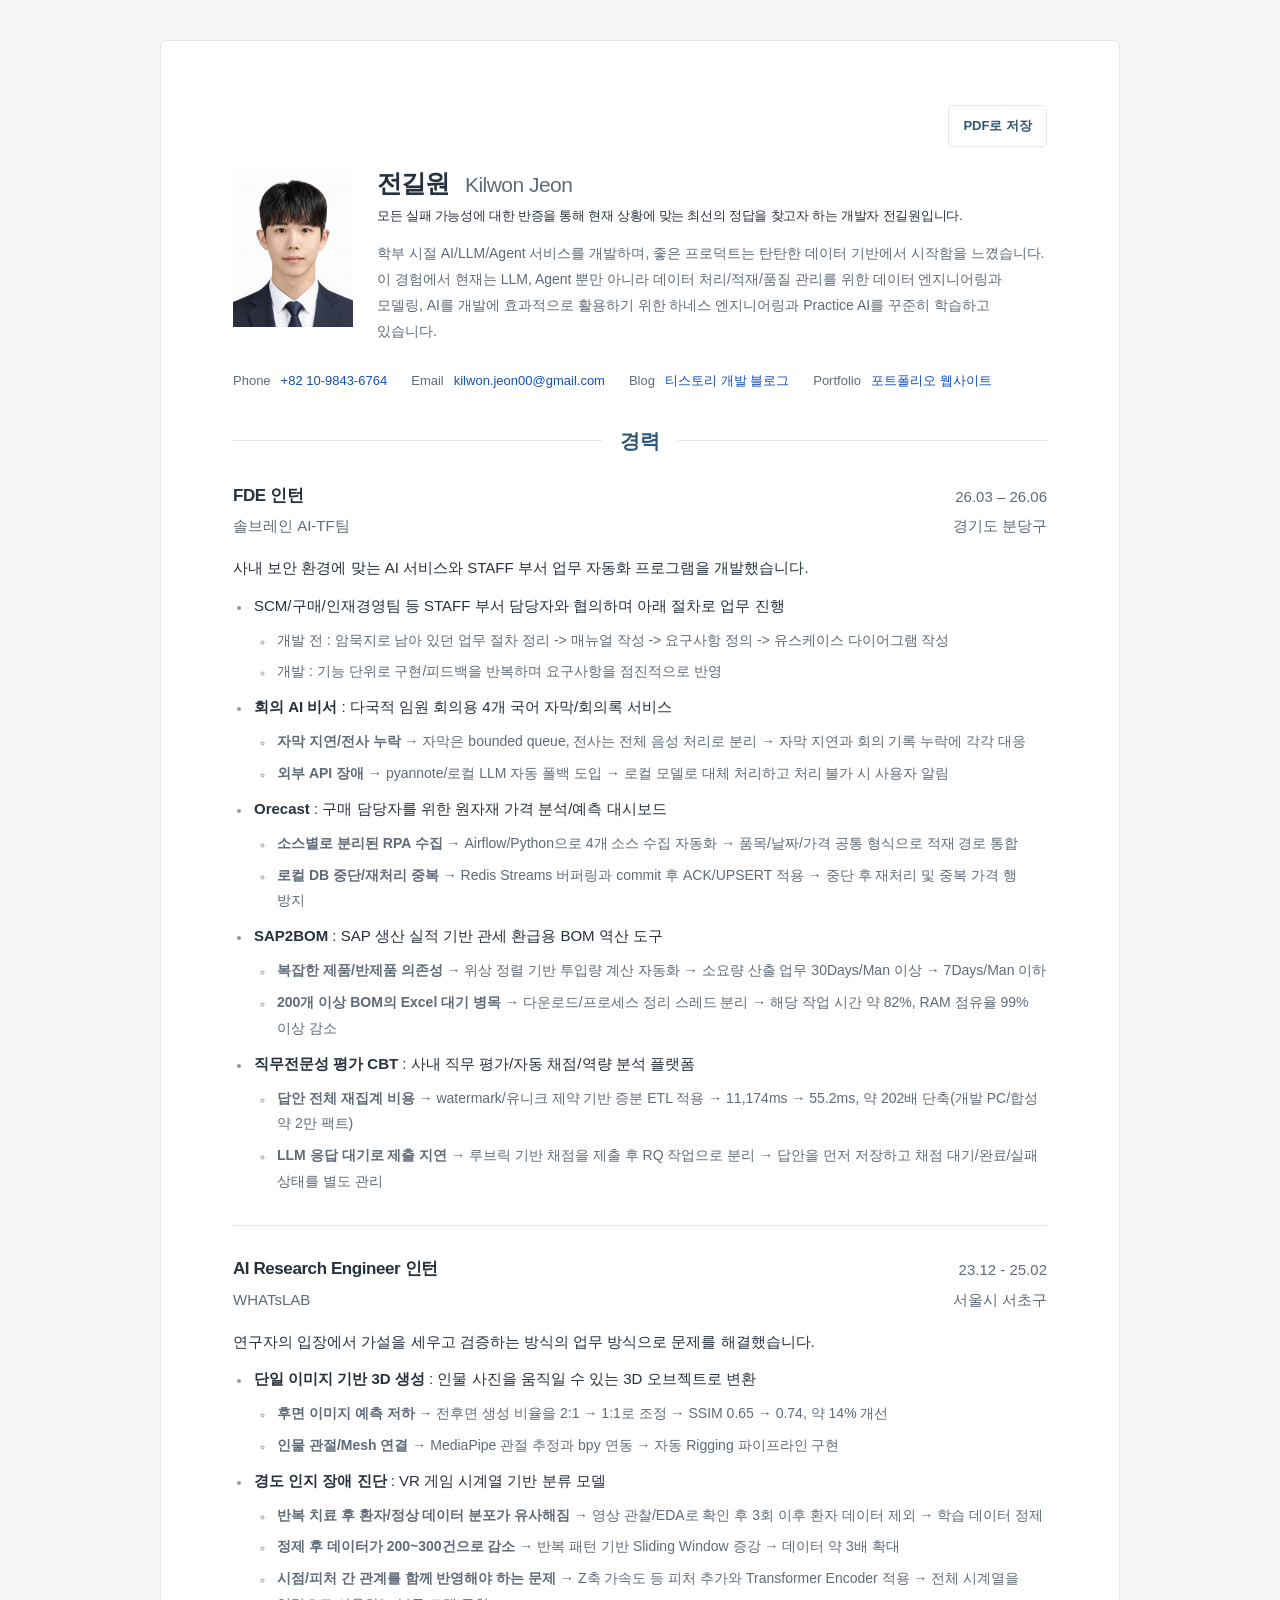
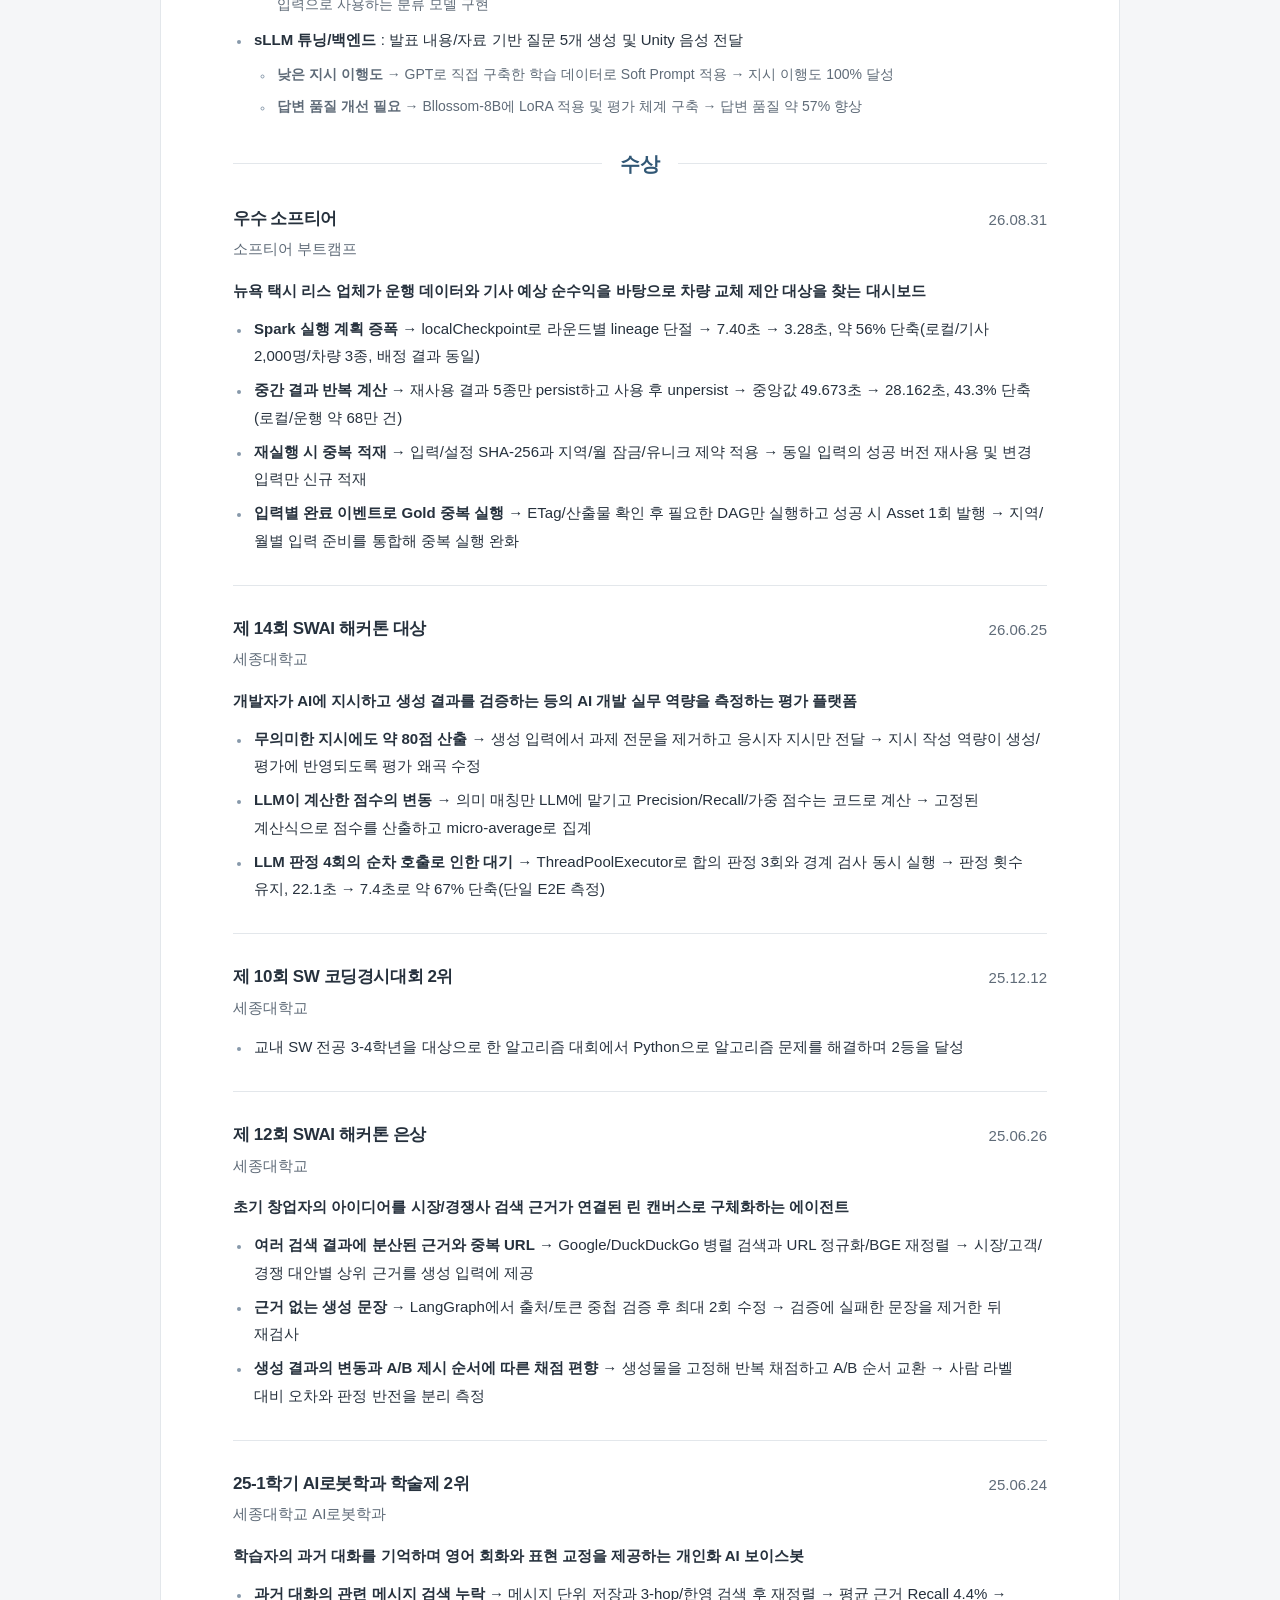
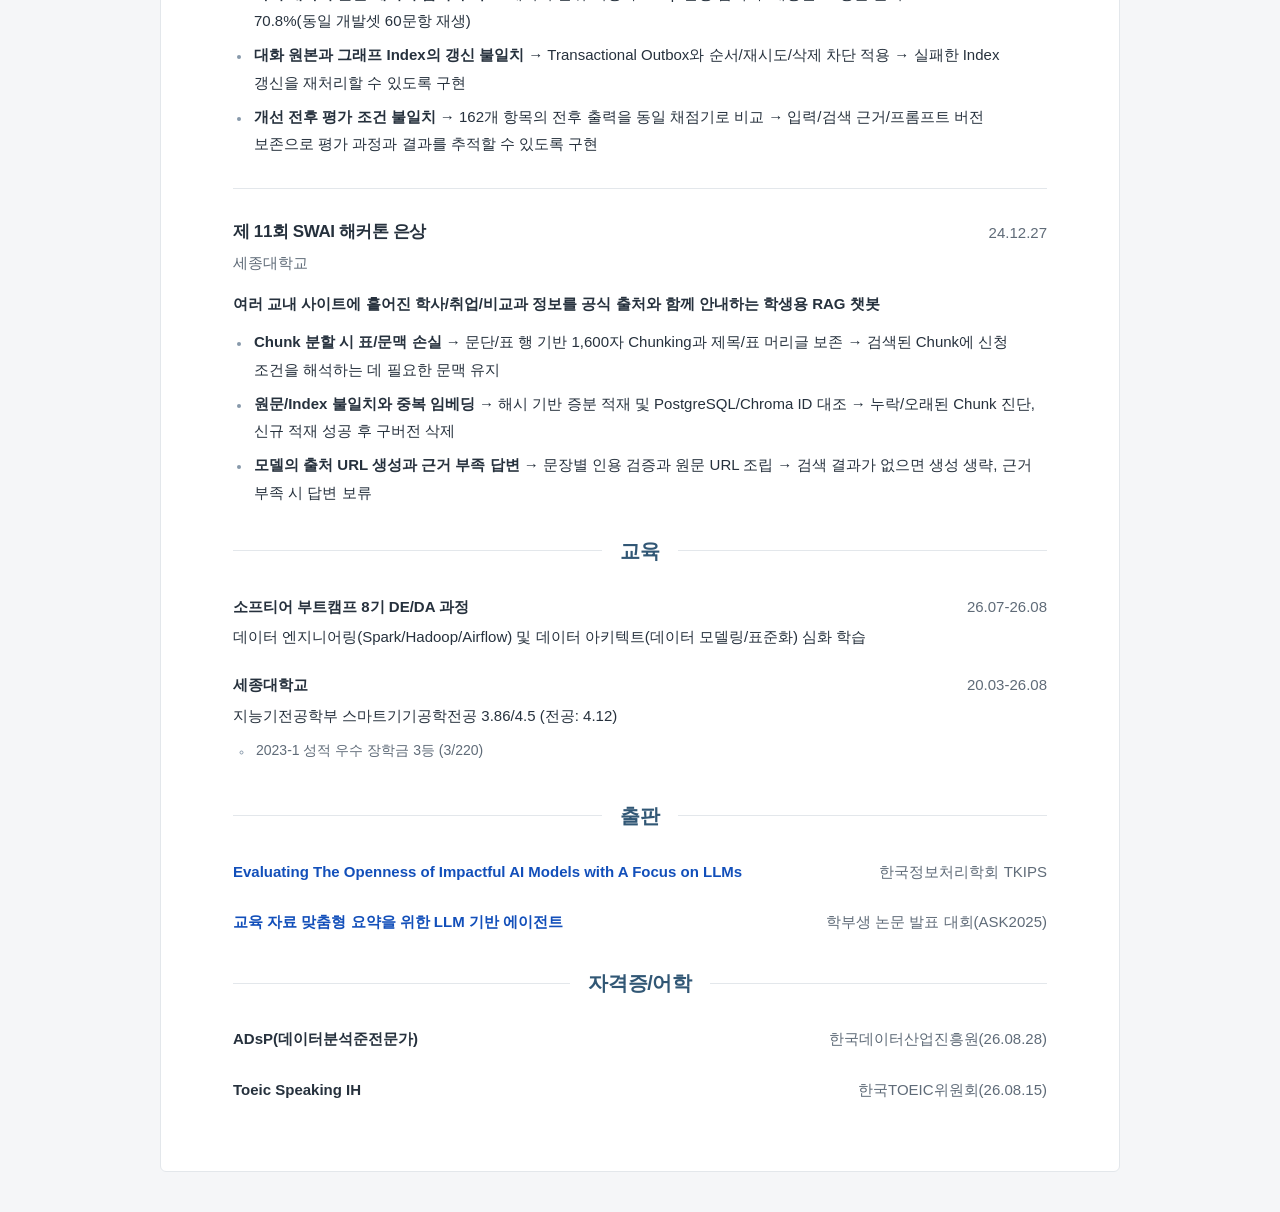
<file: index.html>
<!DOCTYPE html>
<html lang="ko">
  <head>
    <meta charset="utf-8">
    <meta name="viewport" content="width=device-width, initial-scale=1">
    <title>Kilwon Jeon Resume</title>
    <meta name="description" content="한 줄 소개">
    <meta property="og:title" content="Kilwon Jeon Resume">
    <meta property="og:description" content="한 줄 소개">
    <meta property="og:type" content="website">
    <link rel="stylesheet" href="./style.css">
  </head>
  <body>
    <main>
      <div class="문서-도구">
        <button type="button" class="PDF-버튼" onclick="window.print()">PDF로 저장</button>
      </div>
      <header class="이력서-헤더">
        <div class="프로필">
          <img class="프로필-사진" src="./images/kilwon.jpg" alt="전길원 프로필 사진" width="780" height="1040">
          <div>
            <h1>전길원 <span lang="en">Kilwon Jeon</span></h1>
            <p class="소개-문구">모든 실패 가능성에 대한 반증을 통해 현재 상황에 맞는 최선의 정답을 찾고자 하는 개발자 전길원입니다.</p>
            <p class="프로필-요약">학부 시절 AI/LLM/Agent 서비스를 개발하며, 좋은 프로덕트는 탄탄한 데이터 기반에서 시작함을 느꼈습니다. 이 경험에서 현재는 LLM, Agent 뿐만 아니라 데이터 처리/적재/품질 관리를 위한 데이터 엔지니어링과 모델링, AI를 개발에 효과적으로 활용하기 위한 하네스 엔지니어링과 Practice AI를 꾸준히 학습하고 있습니다.</p>
          </div>
        </div>
        <address class="연락처">
          <span><span>Phone</span><a href="tel:+821098436764">+82 10-9843-6764</a></span><span><span>Email</span><a href="mailto:kilwon.jeon00@gmail.com">kilwon.jeon00@gmail.com</a></span><span><span>Blog</span><a href="https://kingrang-e.tistory.com/">티스토리 개발 블로그</a></span><span><span>Portfolio</span><a href="https://kingrange.github.io/portfolio/">포트폴리오 웹사이트</a></span>
        </address>
      </header>

      <section>
        <h2>경력</h2>
        <article class="항목">
          <header class="항목-헤더">
            <div class="항목-표제">
              <h3>FDE 인턴</h3>
              <p class="소속">솔브레인 AI-TF팀</p>
            </div>
            <p class="항목-메타정보">
              <span class="기간">26.03 – 26.06</span><span class="위치">경기도 분당구</span>
            </p>
          </header>
          <p><em>사내 보안 환경에 맞는 AI 서비스와 STAFF 부서 업무 자동화 프로그램을 개발했습니다.</em></p>
          <ul>
            <li>SCM/구매/인재경영팀 등 STAFF 부서 담당자와 협의하며 아래 절차로 업무 진행
              <ul>
                <li>개발 전 : 암묵지로 남아 있던 업무 절차 정리 -&gt; 매뉴얼 작성 -&gt; 요구사항 정의 -&gt; 유스케이스 다이어그램 작성</li>
                <li>개발 : 기능 단위로 구현/피드백을 반복하며 요구사항을 점진적으로 반영</li>
              </ul>
            </li>
            <li><strong>회의 AI 비서</strong> : 다국적 임원 회의용 4개 국어 자막/회의록 서비스
              <ul>
                <li><strong>자막 지연/전사 누락</strong> → 자막은 bounded queue, 전사는 전체 음성 처리로 분리 → 자막 지연과 회의 기록 누락에 각각 대응</li>
                <li><strong>외부 API 장애</strong> → pyannote/로컬 LLM 자동 폴백 도입 → 로컬 모델로 대체 처리하고 처리 불가 시 사용자 알림</li>
              </ul>
            </li>
            <li><strong>Orecast</strong> : 구매 담당자를 위한 원자재 가격 분석/예측 대시보드
              <ul>
                <li><strong>소스별로 분리된 RPA 수집</strong> → Airflow/Python으로 4개 소스 수집 자동화 → 품목/날짜/가격 공통 형식으로 적재 경로 통합</li>
                <li><strong>로컬 DB 중단/재처리 중복</strong> → Redis Streams 버퍼링과 commit 후 ACK/UPSERT 적용 → 중단 후 재처리 및 중복 가격 행 방지</li>
              </ul>
            </li>
            <li><strong>SAP2BOM</strong> : SAP 생산 실적 기반 관세 환급용 BOM 역산 도구
              <ul>
                <li><strong>복잡한 제품/반제품 의존성</strong> → 위상 정렬 기반 투입량 계산 자동화 → 소요량 산출 업무 30Days/Man 이상 → 7Days/Man 이하</li>
                <li><strong>200개 이상 BOM의 Excel 대기 병목</strong> → 다운로드/프로세스 정리 스레드 분리 → 해당 작업 시간 약 82%, RAM 점유율 99% 이상 감소</li>
              </ul>
            </li>
            <li><strong>직무전문성 평가 CBT</strong> : 사내 직무 평가/자동 채점/역량 분석 플랫폼
              <ul>
                <li><strong>답안 전체 재집계 비용</strong> → watermark/유니크 제약 기반 증분 ETL 적용 → 11,174ms → 55.2ms, 약 202배 단축(개발 PC/합성 약 2만 팩트)</li>
                <li><strong>LLM 응답 대기로 제출 지연</strong> → 루브릭 기반 채점을 제출 후 RQ 작업으로 분리 → 답안을 먼저 저장하고 채점 대기/완료/실패 상태를 별도 관리</li>
              </ul>
            </li>
          </ul>
        </article>
        <article class="항목">
          <header class="항목-헤더">
            <div class="항목-표제">
              <h3>AI Research Engineer 인턴</h3>
              <p class="소속">WHATsLAB</p>
            </div>
            <p class="항목-메타정보">
              <span class="기간">23.12 - 25.02</span><span class="위치">서울시 서초구</span>
            </p>
          </header>
          <p>
            <em>연구자의 입장에서 가설을 세우고 검증하는 방식의 업무 방식으로 문제를 해결했습니다.</em>
          </p>
          <ul>
            <li><strong>단일 이미지 기반 3D 생성</strong> : 인물 사진을 움직일 수 있는 3D 오브젝트로 변환
              <ul>
                <li><strong>후면 이미지 예측 저하</strong> → 전후면 생성 비율을 2:1 → 1:1로 조정 → SSIM 0.65 → 0.74, 약 14% 개선</li>
                <li><strong>인물 관절/Mesh 연결</strong> → MediaPipe 관절 추정과 bpy 연동 → 자동 Rigging 파이프라인 구현</li>
              </ul>
            </li>
            <li><strong>경도 인지 장애 진단</strong> : VR 게임 시계열 기반 분류 모델
              <ul>
                <li><strong>반복 치료 후 환자/정상 데이터 분포가 유사해짐</strong> → 영상 관찰/EDA로 확인 후 3회 이후 환자 데이터 제외 → 학습 데이터 정제</li>
                <li><strong>정제 후 데이터가 200~300건으로 감소</strong> → 반복 패턴 기반 Sliding Window 증강 → 데이터 약 3배 확대</li>
                <li><strong>시점/피처 간 관계를 함께 반영해야 하는 문제</strong> → Z축 가속도 등 피처 추가와 Transformer Encoder 적용 → 전체 시계열을 입력으로 사용하는 분류 모델 구현</li>
              </ul>
            </li>
            <li><strong>sLLM 튜닝/백엔드</strong> : 발표 내용/자료 기반 질문 5개 생성 및 Unity 음성 전달
              <ul>
                <li><strong>낮은 지시 이행도</strong> → GPT로 직접 구축한 학습 데이터로 Soft Prompt 적용 → 지시 이행도 100% 달성</li>
                <li><strong>답변 품질 개선 필요</strong> → Bllossom-8B에 LoRA 적용 및 평가 체계 구축 → 답변 품질 약 57% 향상</li>
              </ul>
            </li>
          </ul>
        </article>
      </section>

      <section>
        <h2>수상</h2>
        <article class="항목">
          <header class="항목-헤더">
            <div class="항목-표제">
              <h3>우수 소프티어</h3>
              <p class="소속">소프티어 부트캠프</p>
            </div>
            <p class="항목-메타정보">
              <time datetime="2026-08-31">26.08.31</time>
            </p>
          </header>
          <p><strong>뉴욕 택시 리스 업체가 운행 데이터와 기사 예상 순수익을 바탕으로 차량 교체 제안 대상을 찾는 대시보드</strong></p>
          <ul>
            <li><strong>Spark 실행 계획 증폭</strong> → localCheckpoint로 라운드별 lineage 단절 → 7.40초 → 3.28초, 약 56% 단축(로컬/기사 2,000명/차량 3종, 배정 결과 동일)</li>
            <li><strong>중간 결과 반복 계산</strong> → 재사용 결과 5종만 persist하고 사용 후 unpersist → 중앙값 49.673초 → 28.162초, 43.3% 단축(로컬/운행 약 68만 건)</li>
            <li><strong>재실행 시 중복 적재</strong> → 입력/설정 SHA-256과 지역/월 잠금/유니크 제약 적용 → 동일 입력의 성공 버전 재사용 및 변경 입력만 신규 적재</li>
            <li><strong>입력별 완료 이벤트로 Gold 중복 실행</strong> → ETag/산출물 확인 후 필요한 DAG만 실행하고 성공 시 Asset 1회 발행 → 지역/월별 입력 준비를 통합해 중복 실행 완화</li>
          </ul>
        </article>
        <article class="항목">
          <header class="항목-헤더">
            <div class="항목-표제">
              <h3>제 14회 SWAI 해커톤 대상</h3>
              <p class="소속">세종대학교</p>
            </div>
            <p class="항목-메타정보">
              <time datetime="2026-06-25">26.06.25</time>
            </p>
          </header>
          <p><strong>개발자가 AI에 지시하고 생성 결과를 검증하는 등의 AI 개발 실무 역량을 측정하는 평가 플랫폼</strong></p>
          <ul>
            <li><strong>무의미한 지시에도 약 80점 산출</strong> → 생성 입력에서 과제 전문을 제거하고 응시자 지시만 전달 → 지시 작성 역량이 생성/평가에 반영되도록 평가 왜곡 수정</li>
            <li><strong>LLM이 계산한 점수의 변동</strong> → 의미 매칭만 LLM에 맡기고 Precision/Recall/가중 점수는 코드로 계산 → 고정된 계산식으로 점수를 산출하고 micro-average로 집계</li>
            <li><strong>LLM 판정 4회의 순차 호출로 인한 대기</strong> → ThreadPoolExecutor로 합의 판정 3회와 경계 검사 동시 실행 → 판정 횟수 유지, 22.1초 → 7.4초로 약 67% 단축(단일 E2E 측정)</li>
          </ul>
        </article>
        <article class="항목">
          <header class="항목-헤더">
            <div class="항목-표제">
              <h3>제 10회 SW 코딩경시대회 2위</h3>
              <p class="소속">세종대학교</p>
            </div>
            <p class="항목-메타정보">
              <time datetime="2025-12-12">25.12.12</time>
            </p>
          </header>
          <ul>
            <li>교내 SW 전공 3-4학년을 대상으로 한 알고리즘 대회에서 Python으로 알고리즘 문제를 해결하며 2등을 달성</li>
          </ul>
        </article>
        <article class="항목">
          <header class="항목-헤더">
            <div class="항목-표제">
              <h3>제 12회 SWAI 해커톤 은상</h3>
              <p class="소속">세종대학교</p>
            </div>
            <p class="항목-메타정보">
              <time datetime="2025-06-26">25.06.26</time>
            </p>
          </header>
          <p><strong>초기 창업자의 아이디어를 시장/경쟁사 검색 근거가 연결된 린 캔버스로 구체화하는 에이전트</strong></p>
          <ul>
            <li><strong>여러 검색 결과에 분산된 근거와 중복 URL</strong> → Google/DuckDuckGo 병렬 검색과 URL 정규화/BGE 재정렬 → 시장/고객/경쟁 대안별 상위 근거를 생성 입력에 제공</li>
            <li><strong>근거 없는 생성 문장</strong> → LangGraph에서 출처/토큰 중첩 검증 후 최대 2회 수정 → 검증에 실패한 문장을 제거한 뒤 재검사</li>
            <li><strong>생성 결과의 변동과 A/B 제시 순서에 따른 채점 편향</strong> → 생성물을 고정해 반복 채점하고 A/B 순서 교환 → 사람 라벨 대비 오차와 판정 반전을 분리 측정</li>
          </ul>
        </article>
        <article class="항목">
          <header class="항목-헤더">
            <div class="항목-표제">
              <h3>25-1학기 AI로봇학과 학술제 2위</h3>
              <p class="소속">세종대학교 AI로봇학과</p>
            </div>
            <p class="항목-메타정보">
              <time datetime="2025-06-24">25.06.24</time>
            </p>
          </header>
          <p><strong>학습자의 과거 대화를 기억하며 영어 회화와 표현 교정을 제공하는 개인화 AI 보이스봇</strong></p>
          <ul>
            <li><strong>과거 대화의 관련 메시지 검색 누락</strong> → 메시지 단위 저장과 3-hop/한영 검색 후 재정렬 → 평균 근거 Recall 4.4% → 70.8%(동일 개발셋 60문항 재생)</li>
            <li><strong>대화 원본과 그래프 Index의 갱신 불일치</strong> → Transactional Outbox와 순서/재시도/삭제 차단 적용 → 실패한 Index 갱신을 재처리할 수 있도록 구현</li>
            <li><strong>개선 전후 평가 조건 불일치</strong> → 162개 항목의 전후 출력을 동일 채점기로 비교 → 입력/검색 근거/프롬프트 버전 보존으로 평가 과정과 결과를 추적할 수 있도록 구현</li>
          </ul>
        </article>
        <article class="항목">
          <header class="항목-헤더">
            <div class="항목-표제">
              <h3>제 11회 SWAI 해커톤 은상</h3>
              <p class="소속">세종대학교</p>
            </div>
            <p class="항목-메타정보">
              <time datetime="2024-12-27">24.12.27</time>
            </p>
          </header>
          <p><strong>여러 교내 사이트에 흩어진 학사/취업/비교과 정보를 공식 출처와 함께 안내하는 학생용 RAG 챗봇</strong></p>
          <ul>
            <li><strong>Chunk 분할 시 표/문맥 손실</strong> → 문단/표 행 기반 1,600자 Chunking과 제목/표 머리글 보존 → 검색된 Chunk에 신청 조건을 해석하는 데 필요한 문맥 유지</li>
            <li><strong>원문/Index 불일치와 중복 임베딩</strong> → 해시 기반 증분 적재 및 PostgreSQL/Chroma ID 대조 → 누락/오래된 Chunk 진단, 신규 적재 성공 후 구버전 삭제</li>
            <li><strong>모델의 출처 URL 생성과 근거 부족 답변</strong> → 문장별 인용 검증과 원문 URL 조립 → 검색 결과가 없으면 생성 생략, 근거 부족 시 답변 보류</li>
          </ul>
        </article>
      </section>

      <section>
        <h2>교육</h2>
        <ul>
          <li>
            <div class="항목-행">
              <span><strong>소프티어 부트캠프 8기 DE/DA 과정</strong>데이터 엔지니어링(Spark/Hadoop/Airflow) 및 데이터 아키텍트(데이터 모델링/표준화) 심화 학습</span>
              <span class="항목-메타정보"><span class="기간">26.07-26.08</span></span>
            </div>
          </li>
          <li>
            <div class="항목-행">
              <span><strong>세종대학교</strong> 지능기전공학부 스마트기기공학전공
                3.86/4.5 (전공: 4.12)
                <!-- The English-facing resume intentionally omits the 2018 start
                     year and the COVID-era grading caveat: it emphasizes the
                     expected graduation date, and the local grading context is not
                     meaningful to its audience. --></span>
                     <ul>
                       <li>2023-1 성적 우수 장학금 3등 (3/220)</li>
                     </ul>
              <span class="항목-메타정보"><span class="기간">20.03-26.08</span></span>
            </div>
          </li>
        </ul>
      </section>
       <section>
        <h2>출판</h2>
        <ul>
          <li>
            <div class="항목-행">
              <span><strong><a href="https://koreascience.or.kr/article/JAKO202519950404862.page">Evaluating The Openness of Impactful AI Models with A Focus on LLMs</a></strong></span>
              <span class="항목-메타정보"><span class="기간">한국정보처리학회 TKIPS</span></span>
            </div>
          </li>
          <li>
            <div class="항목-행">
              <span><strong><a href="https://koreascience.kr/article/CFKO202520961205222.pub?&lang=ko&orgId=kips">교육 자료 맞춤형 요약을 위한 LLM 기반 에이전트</a></strong></span>
              <span class="항목-메타정보"><span class="기간">학부생 논문 발표 대회(ASK2025)</span></span>
            </div>
          </li>
        </ul>
      </section>
      <section>
        <h2>자격증/어학</h2>
        <ul>
          <li>
            <div class="항목-행">
              <span><strong>ADsP(데이터분석준전문가)</strong></span>
              <span class="항목-메타정보"><span class="기간">한국데이터산업진흥원(26.08.28)</span></span>
            </div>
          </li>
          <li>
            <div class="항목-행">
              <span><strong>Toeic Speaking IH</strong></span>
              <span class="항목-메타정보"><span class="기간">한국TOEIC위원회(26.08.15)</span></span>
            </div>
          </li>
        </ul>
      </section>
    </main>
</body>
</html>
</file>
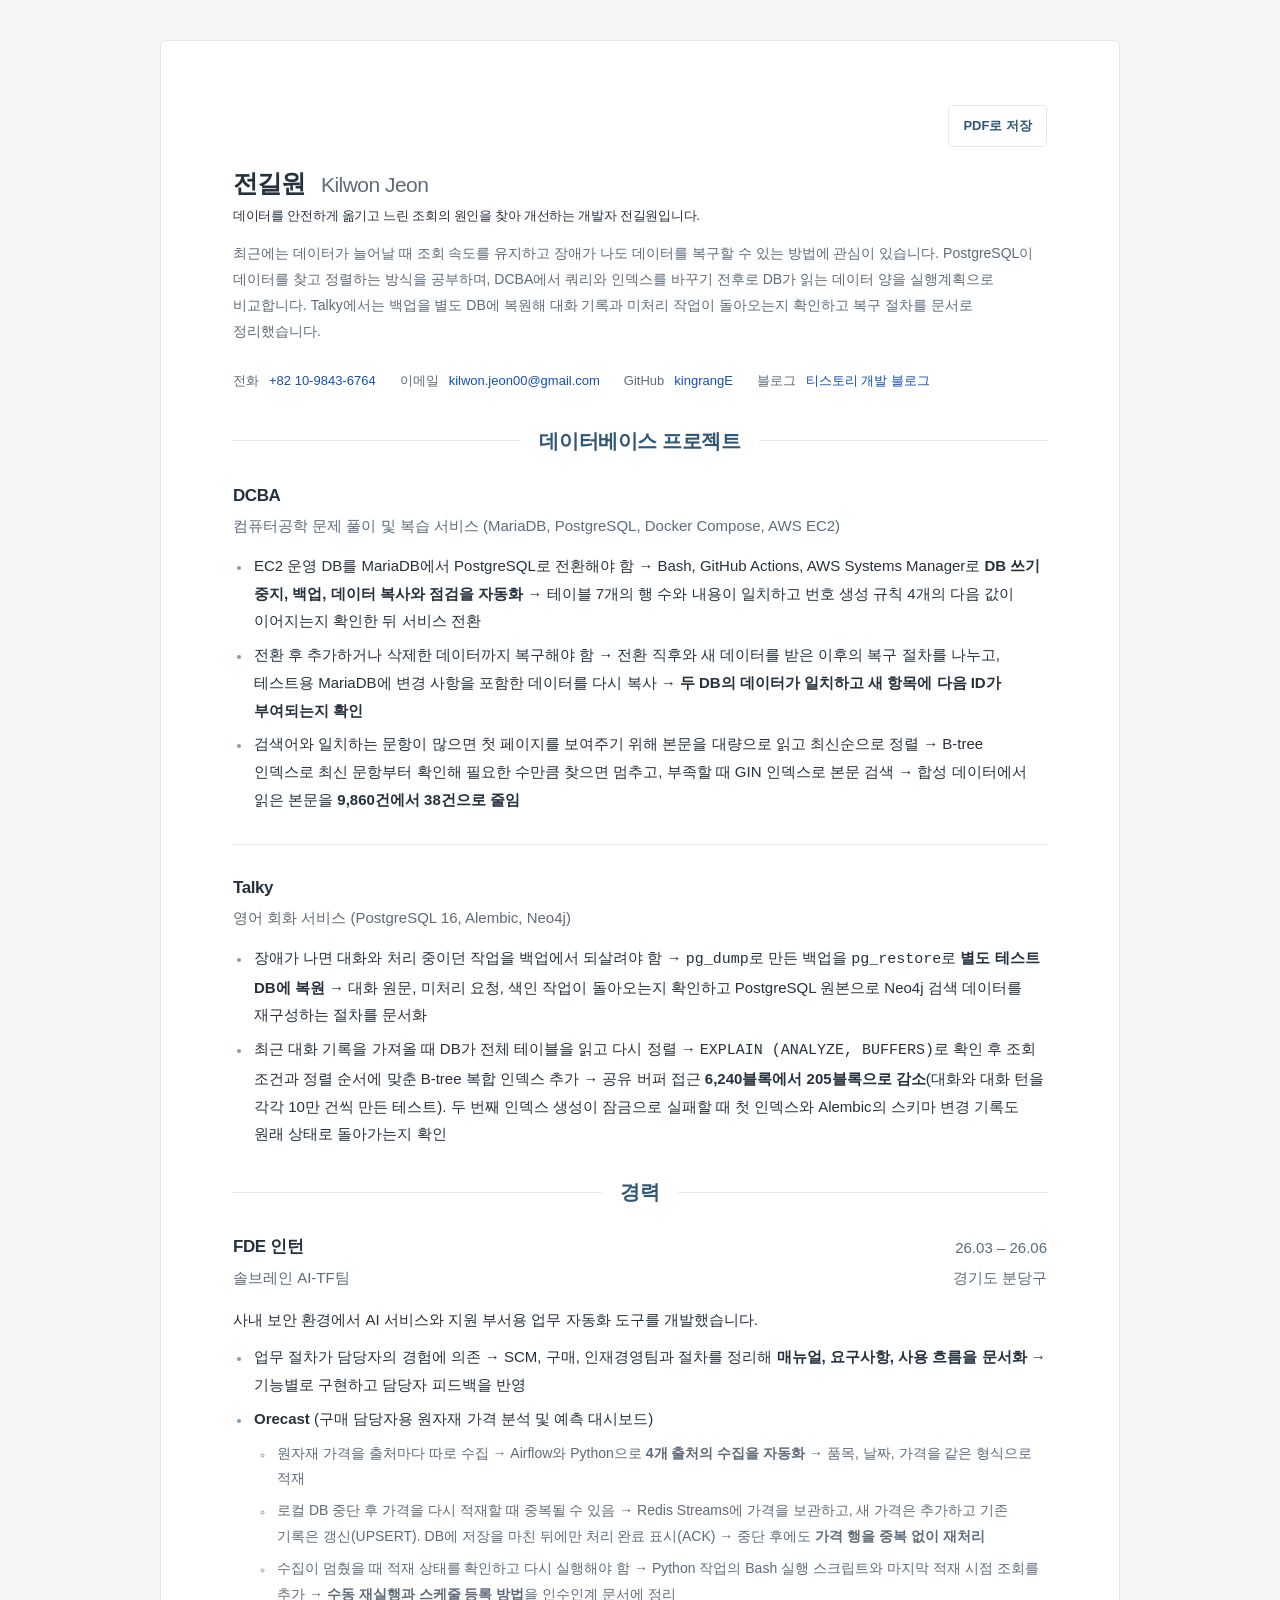
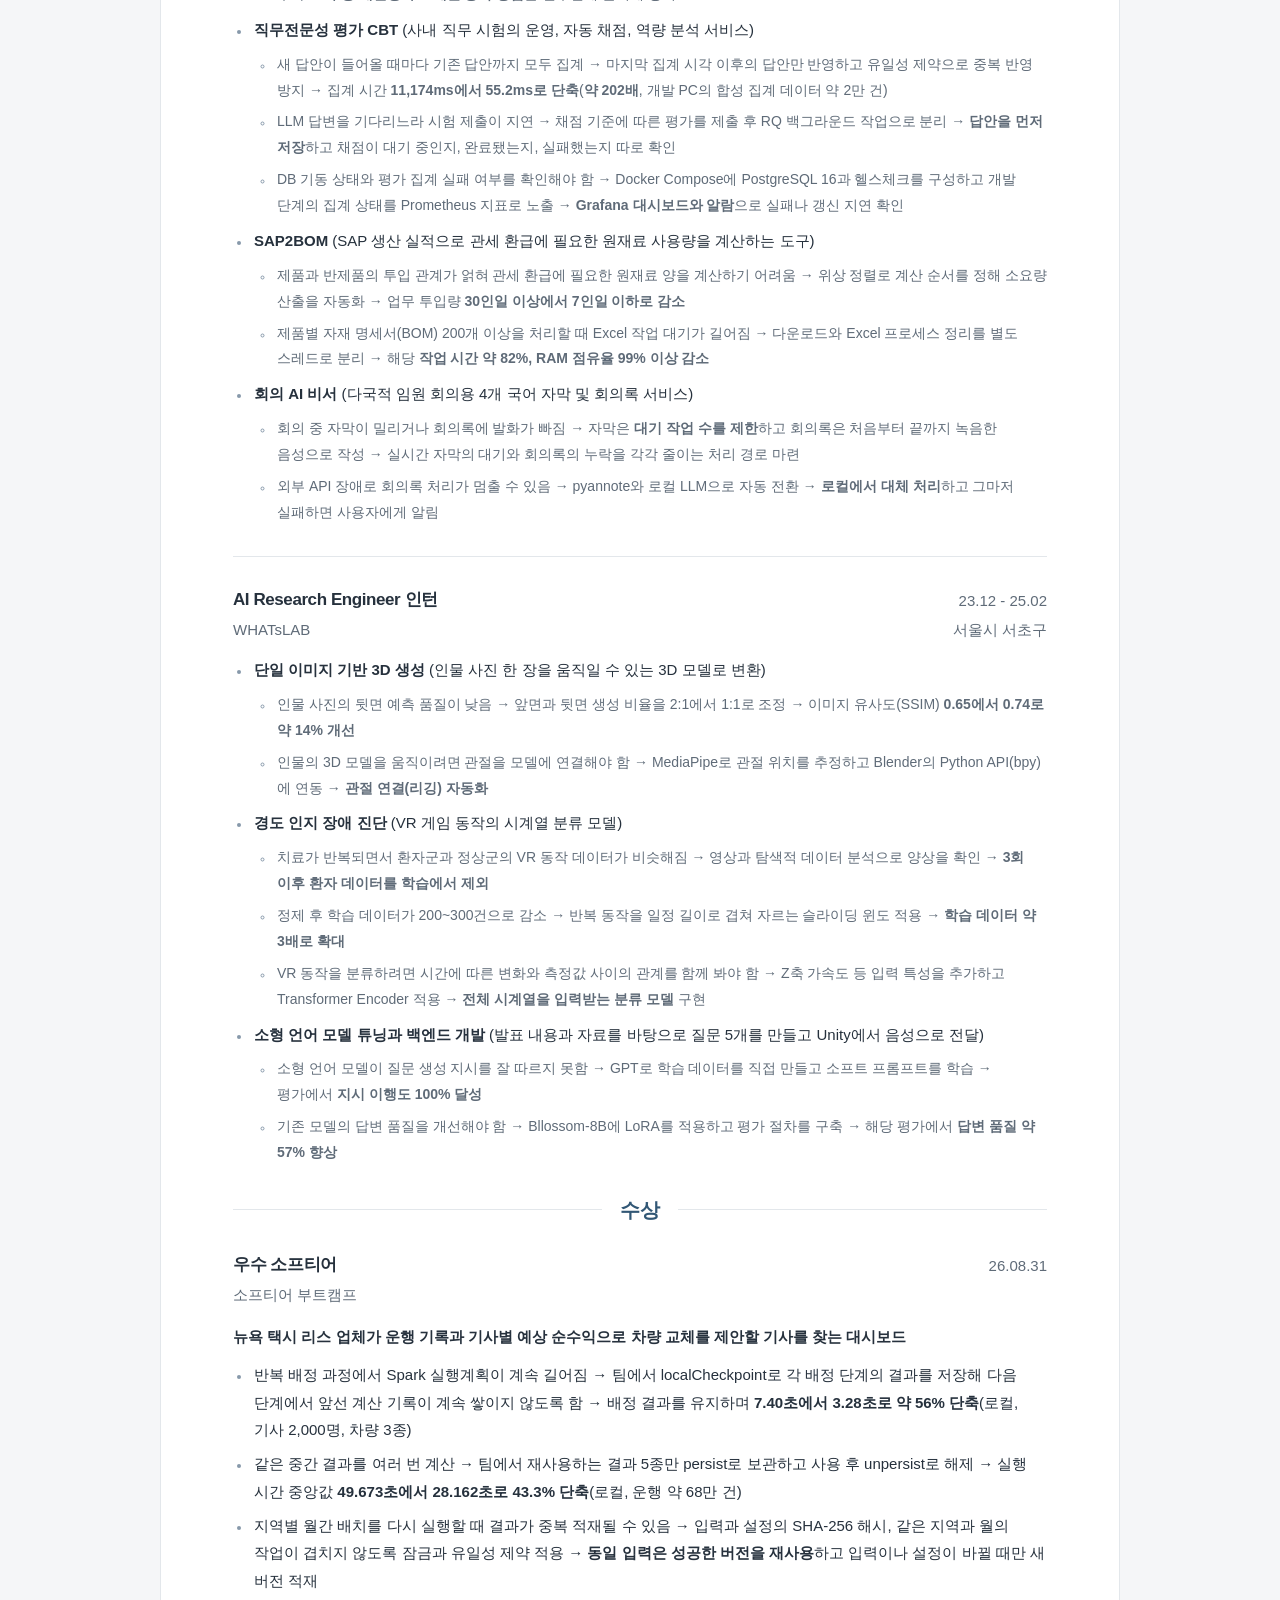
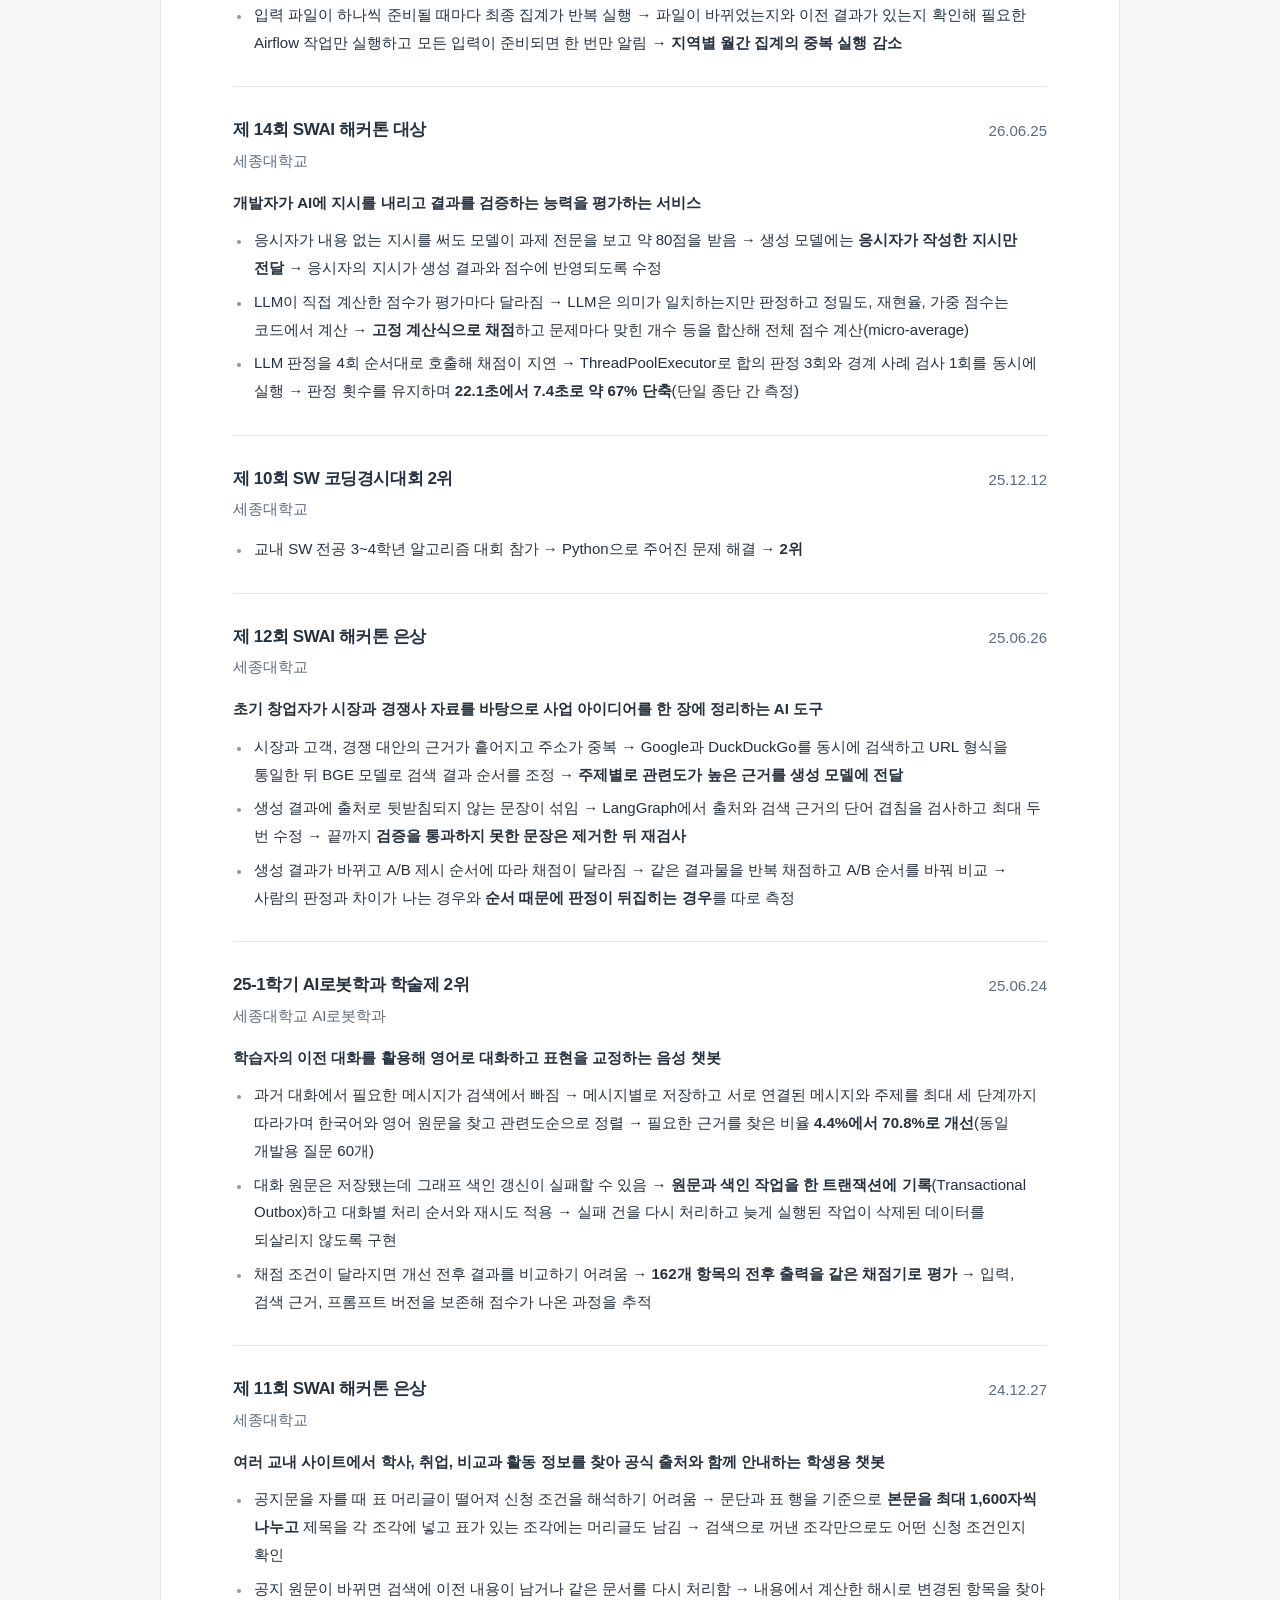
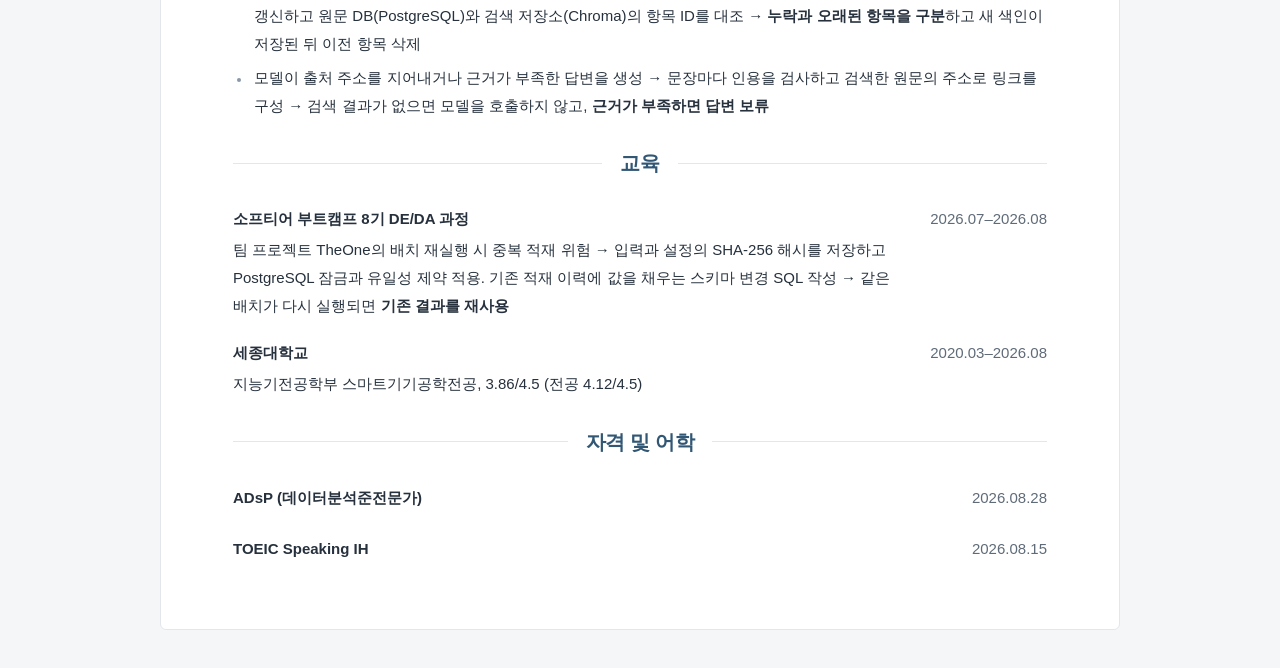
<file: index_dba.html>
<!DOCTYPE html>
<html lang="ko">
  <head>
    <meta charset="utf-8">
    <meta name="viewport" content="width=device-width, initial-scale=1">
    <title>전길원 | DBA 이력서</title>
    <meta name="description" content="MariaDB에서 PostgreSQL로 운영 DB 이관, 실행계획 분석, 백업 및 복구 검증 경험을 담은 전길원의 이력서">
    <meta property="og:title" content="전길원 | DBA 이력서">
    <meta property="og:description" content="MariaDB에서 PostgreSQL로 운영 DB 이관, 실행계획 분석, 백업 및 복구 검증 경험">
    <meta property="og:type" content="website">
    <link rel="stylesheet" href="./style.css">
    <style>
      @media print {
        body {
          font-size: 13.5px;
          line-height: 1.55;
        }

        h2 {
          margin-bottom: 16px;
        }

        .항목 + .항목 {
          margin-top: 14px;
          padding-top: 14px;
        }

        ul ul {
          margin-block: 5px;
        }

        li + li {
          margin-top: 4px;
        }

        #experience {
          break-before: page;
        }

        [aria-labelledby="awards-title"] .항목 {
          break-inside: avoid;
        }
      }
    </style>
  </head>
  <body>
    <main>
      <div class="문서-도구">
        <button type="button" class="PDF-버튼" onclick="window.print()">PDF로 저장</button>
      </div>
      <header class="이력서-헤더">
        <div>
          <h1>전길원 <span lang="en">Kilwon Jeon</span></h1>
          <p class="소개-문구">데이터를 안전하게 옮기고 느린 조회의 원인을 찾아 개선하는 개발자 전길원입니다.</p>
        </div>
        <p class="프로필-요약">최근에는 데이터가 늘어날 때 조회 속도를 유지하고 장애가 나도 데이터를 복구할 수 있는 방법에 관심이 있습니다. PostgreSQL이 데이터를 찾고 정렬하는 방식을 공부하며, DCBA에서 쿼리와 인덱스를 바꾸기 전후로 DB가 읽는 데이터 양을 실행계획으로 비교합니다. Talky에서는 백업을 별도 DB에 복원해 대화 기록과 미처리 작업이 돌아오는지 확인하고 복구 절차를 문서로 정리했습니다.</p>
        <address class="연락처">
          <span><span>전화</span><a href="tel:+821098436764">+82 10-9843-6764</a></span>
          <span><span>이메일</span><a href="mailto:kilwon.jeon00@gmail.com">kilwon.jeon00@gmail.com</a></span>
          <span><span>GitHub</span><a href="https://github.com/kingrangE">kingrangE</a></span>
          <span><span>블로그</span><a href="https://kingrang-e.tistory.com/">티스토리 개발 블로그</a></span>
        </address>
      </header>

      <section>
        <h2>데이터베이스 프로젝트</h2>
        <article class="항목">
          <header class="항목-헤더">
            <div class="항목-표제">
              <h3>DCBA</h3>
              <p class="소속">컴퓨터공학 문제 풀이 및 복습 서비스 (MariaDB, PostgreSQL, Docker Compose, AWS EC2)</p>
            </div>
          </header>
          <ul>
            <li>EC2 운영 DB를 MariaDB에서 PostgreSQL로 전환해야 함 → Bash, GitHub Actions, AWS Systems Manager로 <strong>DB 쓰기 중지, 백업, 데이터 복사와 점검을 자동화</strong> → 테이블 7개의 행 수와 내용이 일치하고 번호 생성 규칙 4개의 다음 값이 이어지는지 확인한 뒤 서비스 전환</li>
            <li>전환 후 추가하거나 삭제한 데이터까지 복구해야 함 → 전환 직후와 새 데이터를 받은 이후의 복구 절차를 나누고, 테스트용 MariaDB에 변경 사항을 포함한 데이터를 다시 복사 → <strong>두 DB의 데이터가 일치하고 새 항목에 다음 ID가 부여되는지 확인</strong></li>
            <li>검색어와 일치하는 문항이 많으면 첫 페이지를 보여주기 위해 본문을 대량으로 읽고 최신순으로 정렬 → B-tree 인덱스로 최신 문항부터 확인해 필요한 수만큼 찾으면 멈추고, 부족할 때 GIN 인덱스로 본문 검색 → 합성 데이터에서 읽은 본문을 <strong>9,860건에서 38건으로 줄임</strong></li>
          </ul>
        </article>
        <article class="항목">
          <header class="항목-헤더">
            <div class="항목-표제">
              <h3>Talky</h3>
              <p class="소속">영어 회화 서비스 (PostgreSQL 16, Alembic, Neo4j)</p>
            </div>
          </header>
          <ul>
            <li>장애가 나면 대화와 처리 중이던 작업을 백업에서 되살려야 함 → <code>pg_dump</code>로 만든 백업을 <code>pg_restore</code>로 <strong>별도 테스트 DB에 복원</strong> → 대화 원문, 미처리 요청, 색인 작업이 돌아오는지 확인하고 PostgreSQL 원본으로 Neo4j 검색 데이터를 재구성하는 절차를 문서화</li>
            <li>최근 대화 기록을 가져올 때 DB가 전체 테이블을 읽고 다시 정렬 → <code>EXPLAIN (ANALYZE, BUFFERS)</code>로 확인 후 조회 조건과 정렬 순서에 맞춘 B-tree 복합 인덱스 추가 → 공유 버퍼 접근 <strong>6,240블록에서 205블록으로 감소</strong>(대화와 대화 턴을 각각 10만 건씩 만든 테스트). 두 번째 인덱스 생성이 잠금으로 실패할 때 첫 인덱스와 Alembic의 스키마 변경 기록도 원래 상태로 돌아가는지 확인</li>
          </ul>
        </article>
      </section>

      <section id="experience">
        <h2>경력</h2>
        <article class="항목">
          <header class="항목-헤더">
            <div class="항목-표제">
              <h3>FDE 인턴</h3>
              <p class="소속">솔브레인 AI-TF팀</p>
            </div>
            <p class="항목-메타정보">
              <span class="기간">26.03 – 26.06</span><span class="위치">경기도 분당구</span>
            </p>
          </header>
          <p><em>사내 보안 환경에서 AI 서비스와 지원 부서용 업무 자동화 도구를 개발했습니다.</em></p>
          <ul>
            <li>업무 절차가 담당자의 경험에 의존 → SCM, 구매, 인재경영팀과 절차를 정리해 <strong>매뉴얼, 요구사항, 사용 흐름을 문서화</strong> → 기능별로 구현하고 담당자 피드백을 반영</li>
            <li><strong>Orecast</strong> (구매 담당자용 원자재 가격 분석 및 예측 대시보드)
              <ul>
                <li>원자재 가격을 출처마다 따로 수집 → Airflow와 Python으로 <strong>4개 출처의 수집을 자동화</strong> → 품목, 날짜, 가격을 같은 형식으로 적재</li>
                <li>로컬 DB 중단 후 가격을 다시 적재할 때 중복될 수 있음 → Redis Streams에 가격을 보관하고, 새 가격은 추가하고 기존 기록은 갱신(UPSERT). DB에 저장을 마친 뒤에만 처리 완료 표시(ACK) → 중단 후에도 <strong>가격 행을 중복 없이 재처리</strong></li>
                <li>수집이 멈췄을 때 적재 상태를 확인하고 다시 실행해야 함 → Python 작업의 Bash 실행 스크립트와 마지막 적재 시점 조회를 추가 → <strong>수동 재실행과 스케줄 등록 방법</strong>을 인수인계 문서에 정리</li>
              </ul>
            </li>
            <li><strong>직무전문성 평가 CBT</strong> (사내 직무 시험의 운영, 자동 채점, 역량 분석 서비스)
              <ul>
                <li>새 답안이 들어올 때마다 기존 답안까지 모두 집계 → 마지막 집계 시각 이후의 답안만 반영하고 유일성 제약으로 중복 반영 방지 → 집계 시간 <strong>11,174ms에서 55.2ms로 단축</strong>(<strong>약 202배</strong>, 개발 PC의 합성 집계 데이터 약 2만 건)</li>
                <li>LLM 답변을 기다리느라 시험 제출이 지연 → 채점 기준에 따른 평가를 제출 후 RQ 백그라운드 작업으로 분리 → <strong>답안을 먼저 저장</strong>하고 채점이 대기 중인지, 완료됐는지, 실패했는지 따로 확인</li>
                <li>DB 기동 상태와 평가 집계 실패 여부를 확인해야 함 → Docker Compose에 PostgreSQL 16과 헬스체크를 구성하고 개발 단계의 집계 상태를 Prometheus 지표로 노출 → <strong>Grafana 대시보드와 알람</strong>으로 실패나 갱신 지연 확인</li>
              </ul>
            </li>
            <li><strong>SAP2BOM</strong> (SAP 생산 실적으로 관세 환급에 필요한 원재료 사용량을 계산하는 도구)
              <ul>
                <li>제품과 반제품의 투입 관계가 얽혀 관세 환급에 필요한 원재료 양을 계산하기 어려움 → 위상 정렬로 계산 순서를 정해 소요량 산출을 자동화 → 업무 투입량 <strong>30인일 이상에서 7인일 이하로 감소</strong></li>
                <li>제품별 자재 명세서(BOM) 200개 이상을 처리할 때 Excel 작업 대기가 길어짐 → 다운로드와 Excel 프로세스 정리를 별도 스레드로 분리 → 해당 <strong>작업 시간 약 82%, RAM 점유율 99% 이상 감소</strong></li>
              </ul>
            </li>
            <li><strong>회의 AI 비서</strong> (다국적 임원 회의용 4개 국어 자막 및 회의록 서비스)
              <ul>
                <li>회의 중 자막이 밀리거나 회의록에 발화가 빠짐 → 자막은 <strong>대기 작업 수를 제한</strong>하고 회의록은 처음부터 끝까지 녹음한 음성으로 작성 → 실시간 자막의 대기와 회의록의 누락을 각각 줄이는 처리 경로 마련</li>
                <li>외부 API 장애로 회의록 처리가 멈출 수 있음 → pyannote와 로컬 LLM으로 자동 전환 → <strong>로컬에서 대체 처리</strong>하고 그마저 실패하면 사용자에게 알림</li>
              </ul>
            </li>
          </ul>
        </article>
        <article class="항목">
          <header class="항목-헤더">
            <div class="항목-표제">
              <h3>AI Research Engineer 인턴</h3>
              <p class="소속">WHATsLAB</p>
            </div>
            <p class="항목-메타정보">
              <span class="기간">23.12 - 25.02</span><span class="위치">서울시 서초구</span>
            </p>
          </header>
          <ul>
            <li><strong>단일 이미지 기반 3D 생성</strong> (인물 사진 한 장을 움직일 수 있는 3D 모델로 변환)
              <ul>
                <li>인물 사진의 뒷면 예측 품질이 낮음 → 앞면과 뒷면 생성 비율을 2:1에서 1:1로 조정 → 이미지 유사도(SSIM) <strong>0.65에서 0.74로 약 14% 개선</strong></li>
                <li>인물의 3D 모델을 움직이려면 관절을 모델에 연결해야 함 → MediaPipe로 관절 위치를 추정하고 Blender의 Python API(bpy)에 연동 → <strong>관절 연결(리깅) 자동화</strong></li>
              </ul>
            </li>
            <li><strong>경도 인지 장애 진단</strong> (VR 게임 동작의 시계열 분류 모델)
              <ul>
                <li>치료가 반복되면서 환자군과 정상군의 VR 동작 데이터가 비슷해짐 → 영상과 탐색적 데이터 분석으로 양상을 확인 → <strong>3회 이후 환자 데이터를 학습에서 제외</strong></li>
                <li>정제 후 학습 데이터가 200~300건으로 감소 → 반복 동작을 일정 길이로 겹쳐 자르는 슬라이딩 윈도 적용 → <strong>학습 데이터 약 3배로 확대</strong></li>
                <li>VR 동작을 분류하려면 시간에 따른 변화와 측정값 사이의 관계를 함께 봐야 함 → Z축 가속도 등 입력 특성을 추가하고 Transformer Encoder 적용 → <strong>전체 시계열을 입력받는 분류 모델</strong> 구현</li>
              </ul>
            </li>
            <li><strong>소형 언어 모델 튜닝과 백엔드 개발</strong> (발표 내용과 자료를 바탕으로 질문 5개를 만들고 Unity에서 음성으로 전달)
              <ul>
                <li>소형 언어 모델이 질문 생성 지시를 잘 따르지 못함 → GPT로 학습 데이터를 직접 만들고 소프트 프롬프트를 학습 → 평가에서 <strong>지시 이행도 100% 달성</strong></li>
                <li>기존 모델의 답변 품질을 개선해야 함 → Bllossom-8B에 LoRA를 적용하고 평가 절차를 구축 → 해당 평가에서 <strong>답변 품질 약 57% 향상</strong></li>
              </ul>
            </li>
          </ul>
        </article>
      </section>

      <section aria-labelledby="awards-title">
        <h2 id="awards-title">수상</h2>
        <article class="항목">
          <header class="항목-헤더">
            <div class="항목-표제">
              <h3>우수 소프티어</h3>
              <p class="소속">소프티어 부트캠프</p>
            </div>
            <p class="항목-메타정보">
              <time datetime="2026-08-31">26.08.31</time>
            </p>
          </header>
          <p><strong>뉴욕 택시 리스 업체가 운행 기록과 기사별 예상 순수익으로 차량 교체를 제안할 기사를 찾는 대시보드</strong></p>
          <ul>
            <li>반복 배정 과정에서 Spark 실행계획이 계속 길어짐 → 팀에서 localCheckpoint로 각 배정 단계의 결과를 저장해 다음 단계에서 앞선 계산 기록이 계속 쌓이지 않도록 함 → 배정 결과를 유지하며 <strong>7.40초에서 3.28초로 약 56% 단축</strong>(로컬, 기사 2,000명, 차량 3종)</li>
            <li>같은 중간 결과를 여러 번 계산 → 팀에서 재사용하는 결과 5종만 persist로 보관하고 사용 후 unpersist로 해제 → 실행 시간 중앙값 <strong>49.673초에서 28.162초로 43.3% 단축</strong>(로컬, 운행 약 68만 건)</li>
            <li>지역별 월간 배치를 다시 실행할 때 결과가 중복 적재될 수 있음 → 입력과 설정의 SHA-256 해시, 같은 지역과 월의 작업이 겹치지 않도록 잠금과 유일성 제약 적용 → <strong>동일 입력은 성공한 버전을 재사용</strong>하고 입력이나 설정이 바뀔 때만 새 버전 적재</li>
            <li>입력 파일이 하나씩 준비될 때마다 최종 집계가 반복 실행 → 파일이 바뀌었는지와 이전 결과가 있는지 확인해 필요한 Airflow 작업만 실행하고 모든 입력이 준비되면 한 번만 알림 → <strong>지역별 월간 집계의 중복 실행 감소</strong></li>
          </ul>
        </article>
        <article class="항목">
          <header class="항목-헤더">
            <div class="항목-표제">
              <h3>제 14회 SWAI 해커톤 대상</h3>
              <p class="소속">세종대학교</p>
            </div>
            <p class="항목-메타정보">
              <time datetime="2026-06-25">26.06.25</time>
            </p>
          </header>
          <p><strong>개발자가 AI에 지시를 내리고 결과를 검증하는 능력을 평가하는 서비스</strong></p>
          <ul>
            <li>응시자가 내용 없는 지시를 써도 모델이 과제 전문을 보고 약 80점을 받음 → 생성 모델에는 <strong>응시자가 작성한 지시만 전달</strong> → 응시자의 지시가 생성 결과와 점수에 반영되도록 수정</li>
            <li>LLM이 직접 계산한 점수가 평가마다 달라짐 → LLM은 의미가 일치하는지만 판정하고 정밀도, 재현율, 가중 점수는 코드에서 계산 → <strong>고정 계산식으로 채점</strong>하고 문제마다 맞힌 개수 등을 합산해 전체 점수 계산(micro-average)</li>
            <li>LLM 판정을 4회 순서대로 호출해 채점이 지연 → ThreadPoolExecutor로 합의 판정 3회와 경계 사례 검사 1회를 동시에 실행 → 판정 횟수를 유지하며 <strong>22.1초에서 7.4초로 약 67% 단축</strong>(단일 종단 간 측정)</li>
          </ul>
        </article>
        <article class="항목">
          <header class="항목-헤더">
            <div class="항목-표제">
              <h3>제 10회 SW 코딩경시대회 2위</h3>
              <p class="소속">세종대학교</p>
            </div>
            <p class="항목-메타정보">
              <time datetime="2025-12-12">25.12.12</time>
            </p>
          </header>
          <ul>
            <li>교내 SW 전공 3~4학년 알고리즘 대회 참가 → Python으로 주어진 문제 해결 → <strong>2위</strong></li>
          </ul>
        </article>
        <article class="항목">
          <header class="항목-헤더">
            <div class="항목-표제">
              <h3>제 12회 SWAI 해커톤 은상</h3>
              <p class="소속">세종대학교</p>
            </div>
            <p class="항목-메타정보">
              <time datetime="2025-06-26">25.06.26</time>
            </p>
          </header>
          <p><strong>초기 창업자가 시장과 경쟁사 자료를 바탕으로 사업 아이디어를 한 장에 정리하는 AI 도구</strong></p>
          <ul>
            <li>시장과 고객, 경쟁 대안의 근거가 흩어지고 주소가 중복 → Google과 DuckDuckGo를 동시에 검색하고 URL 형식을 통일한 뒤 BGE 모델로 검색 결과 순서를 조정 → <strong>주제별로 관련도가 높은 근거를 생성 모델에 전달</strong></li>
            <li>생성 결과에 출처로 뒷받침되지 않는 문장이 섞임 → LangGraph에서 출처와 검색 근거의 단어 겹침을 검사하고 최대 두 번 수정 → 끝까지 <strong>검증을 통과하지 못한 문장은 제거한 뒤 재검사</strong></li>
            <li>생성 결과가 바뀌고 A/B 제시 순서에 따라 채점이 달라짐 → 같은 결과물을 반복 채점하고 A/B 순서를 바꿔 비교 → 사람의 판정과 차이가 나는 경우와 <strong>순서 때문에 판정이 뒤집히는 경우</strong>를 따로 측정</li>
          </ul>
        </article>
        <article class="항목">
          <header class="항목-헤더">
            <div class="항목-표제">
              <h3>25-1학기 AI로봇학과 학술제 2위</h3>
              <p class="소속">세종대학교 AI로봇학과</p>
            </div>
            <p class="항목-메타정보">
              <time datetime="2025-06-24">25.06.24</time>
            </p>
          </header>
          <p><strong>학습자의 이전 대화를 활용해 영어로 대화하고 표현을 교정하는 음성 챗봇</strong></p>
          <ul>
            <li>과거 대화에서 필요한 메시지가 검색에서 빠짐 → 메시지별로 저장하고 서로 연결된 메시지와 주제를 최대 세 단계까지 따라가며 한국어와 영어 원문을 찾고 관련도순으로 정렬 → 필요한 근거를 찾은 비율 <strong>4.4%에서 70.8%로 개선</strong>(동일 개발용 질문 60개)</li>
            <li>대화 원문은 저장됐는데 그래프 색인 갱신이 실패할 수 있음 → <strong>원문과 색인 작업을 한 트랜잭션에 기록</strong>(Transactional Outbox)하고 대화별 처리 순서와 재시도 적용 → 실패 건을 다시 처리하고 늦게 실행된 작업이 삭제된 데이터를 되살리지 않도록 구현</li>
            <li>채점 조건이 달라지면 개선 전후 결과를 비교하기 어려움 → <strong>162개 항목의 전후 출력을 같은 채점기로 평가</strong> → 입력, 검색 근거, 프롬프트 버전을 보존해 점수가 나온 과정을 추적</li>
          </ul>
        </article>
        <article class="항목">
          <header class="항목-헤더">
            <div class="항목-표제">
              <h3>제 11회 SWAI 해커톤 은상</h3>
              <p class="소속">세종대학교</p>
            </div>
            <p class="항목-메타정보">
              <time datetime="2024-12-27">24.12.27</time>
            </p>
          </header>
          <p><strong>여러 교내 사이트에서 학사, 취업, 비교과 활동 정보를 찾아 공식 출처와 함께 안내하는 학생용 챗봇</strong></p>
          <ul>
            <li>공지문을 자를 때 표 머리글이 떨어져 신청 조건을 해석하기 어려움 → 문단과 표 행을 기준으로 <strong>본문을 최대 1,600자씩 나누고</strong> 제목을 각 조각에 넣고 표가 있는 조각에는 머리글도 남김 → 검색으로 꺼낸 조각만으로도 어떤 신청 조건인지 확인</li>
            <li>공지 원문이 바뀌면 검색에 이전 내용이 남거나 같은 문서를 다시 처리함 → 내용에서 계산한 해시로 변경된 항목을 찾아 갱신하고 원문 DB(PostgreSQL)와 검색 저장소(Chroma)의 항목 ID를 대조 → <strong>누락과 오래된 항목을 구분</strong>하고 새 색인이 저장된 뒤 이전 항목 삭제</li>
            <li>모델이 출처 주소를 지어내거나 근거가 부족한 답변을 생성 → 문장마다 인용을 검사하고 검색한 원문의 주소로 링크를 구성 → 검색 결과가 없으면 모델을 호출하지 않고, <strong>근거가 부족하면 답변 보류</strong></li>
          </ul>
        </article>
      </section>

      <section>
        <h2>교육</h2>
        <ul>
          <li>
            <div class="항목-행">
              <span><strong>소프티어 부트캠프 8기 DE/DA 과정</strong>팀 프로젝트 TheOne의 배치 재실행 시 중복 적재 위험 → 입력과 설정의 SHA-256 해시를 저장하고 PostgreSQL 잠금과 유일성 제약 적용. 기존 적재 이력에 값을 채우는 스키마 변경 SQL 작성 → 같은 배치가 다시 실행되면 <b>기존 결과를 재사용</b></span>
              <span class="항목-메타정보"><span class="기간">2026.07–2026.08</span></span>
            </div>
          </li>
          <li>
            <div class="항목-행">
              <span><strong>세종대학교</strong>지능기전공학부 스마트기기공학전공, 3.86/4.5 (전공 4.12/4.5)</span>
              <span class="항목-메타정보"><span class="기간">2020.03–2026.08</span></span>
            </div>
          </li>
        </ul>
      </section>

      <section>
        <h2>자격 및 어학</h2>
        <ul>
          <li>
            <div class="항목-행">
              <span><strong>ADsP (데이터분석준전문가)</strong></span>
              <span class="항목-메타정보"><time datetime="2026-08-28">2026.08.28</time></span>
            </div>
          </li>
          <li>
            <div class="항목-행">
              <span><strong>TOEIC Speaking IH</strong></span>
              <span class="항목-메타정보"><time datetime="2026-08-15">2026.08.15</time></span>
            </div>
          </li>
        </ul>
      </section>
    </main>
  </body>
</html>
</file>
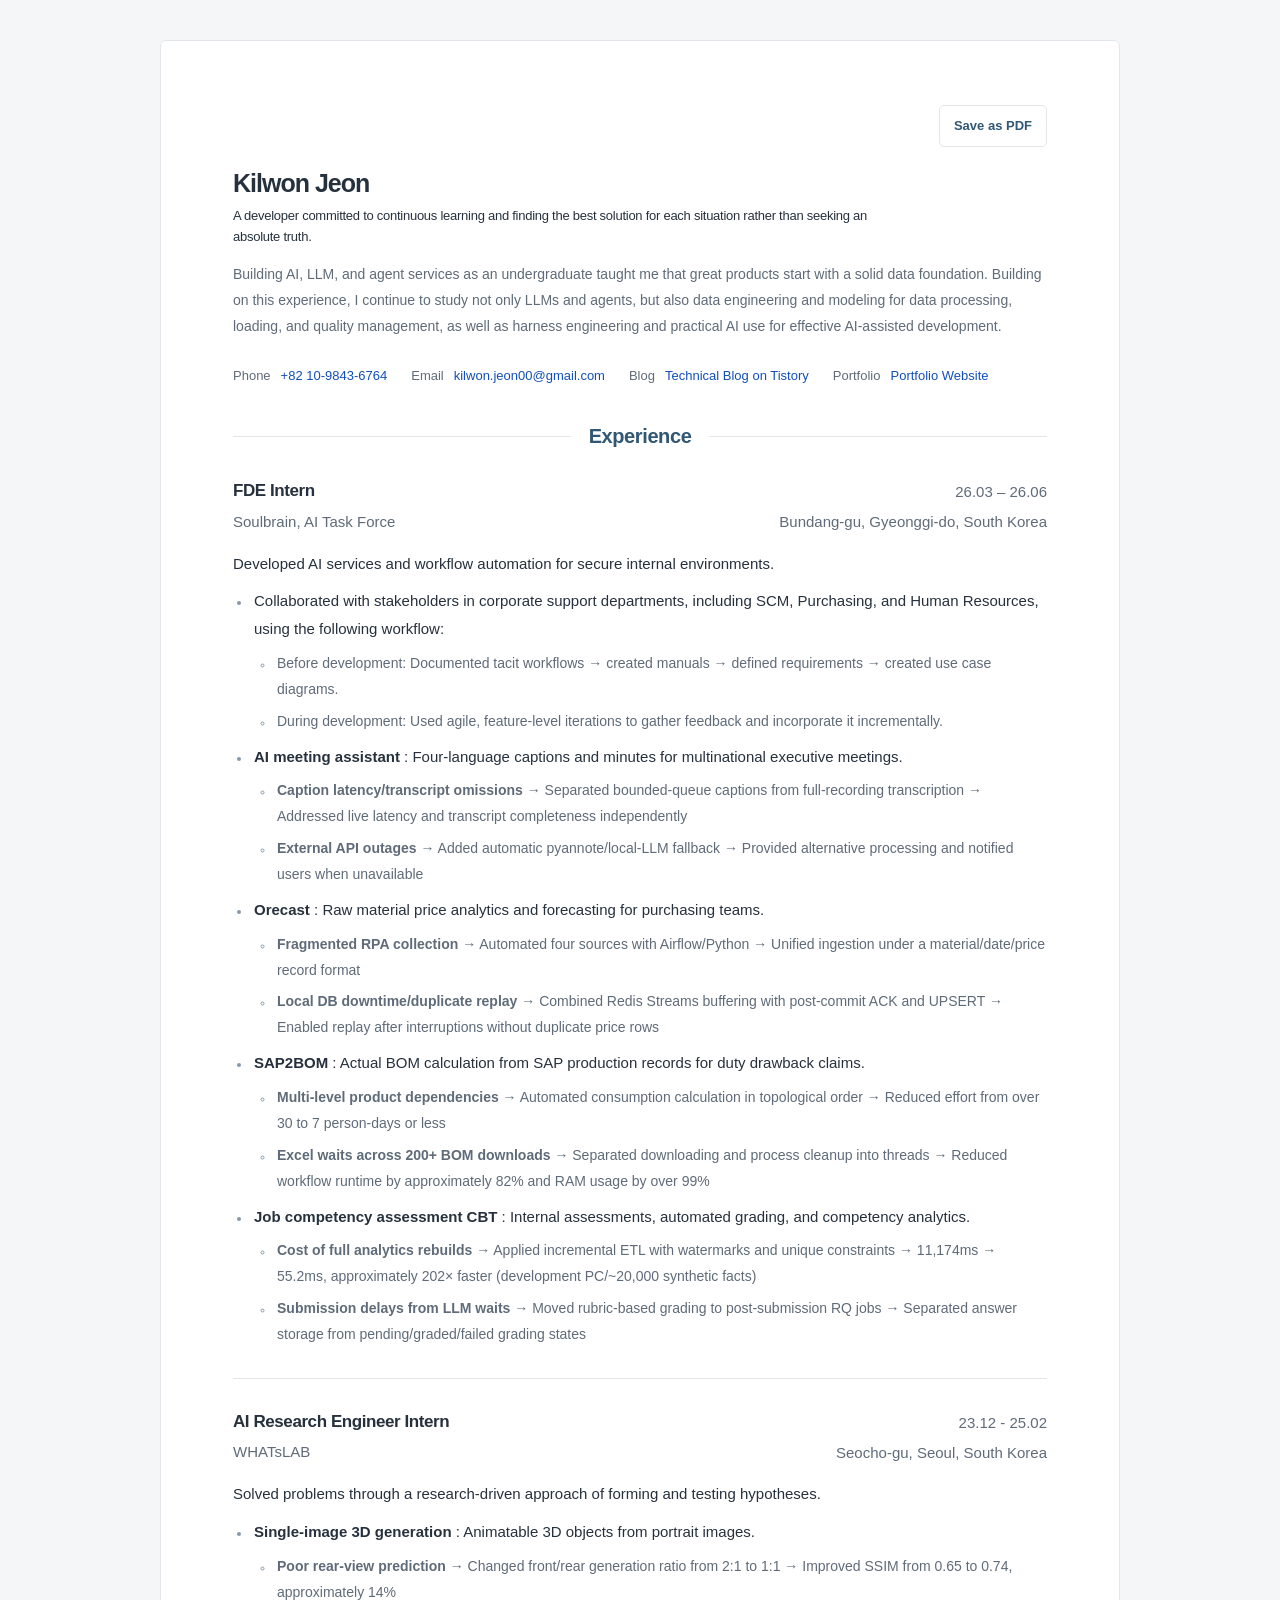
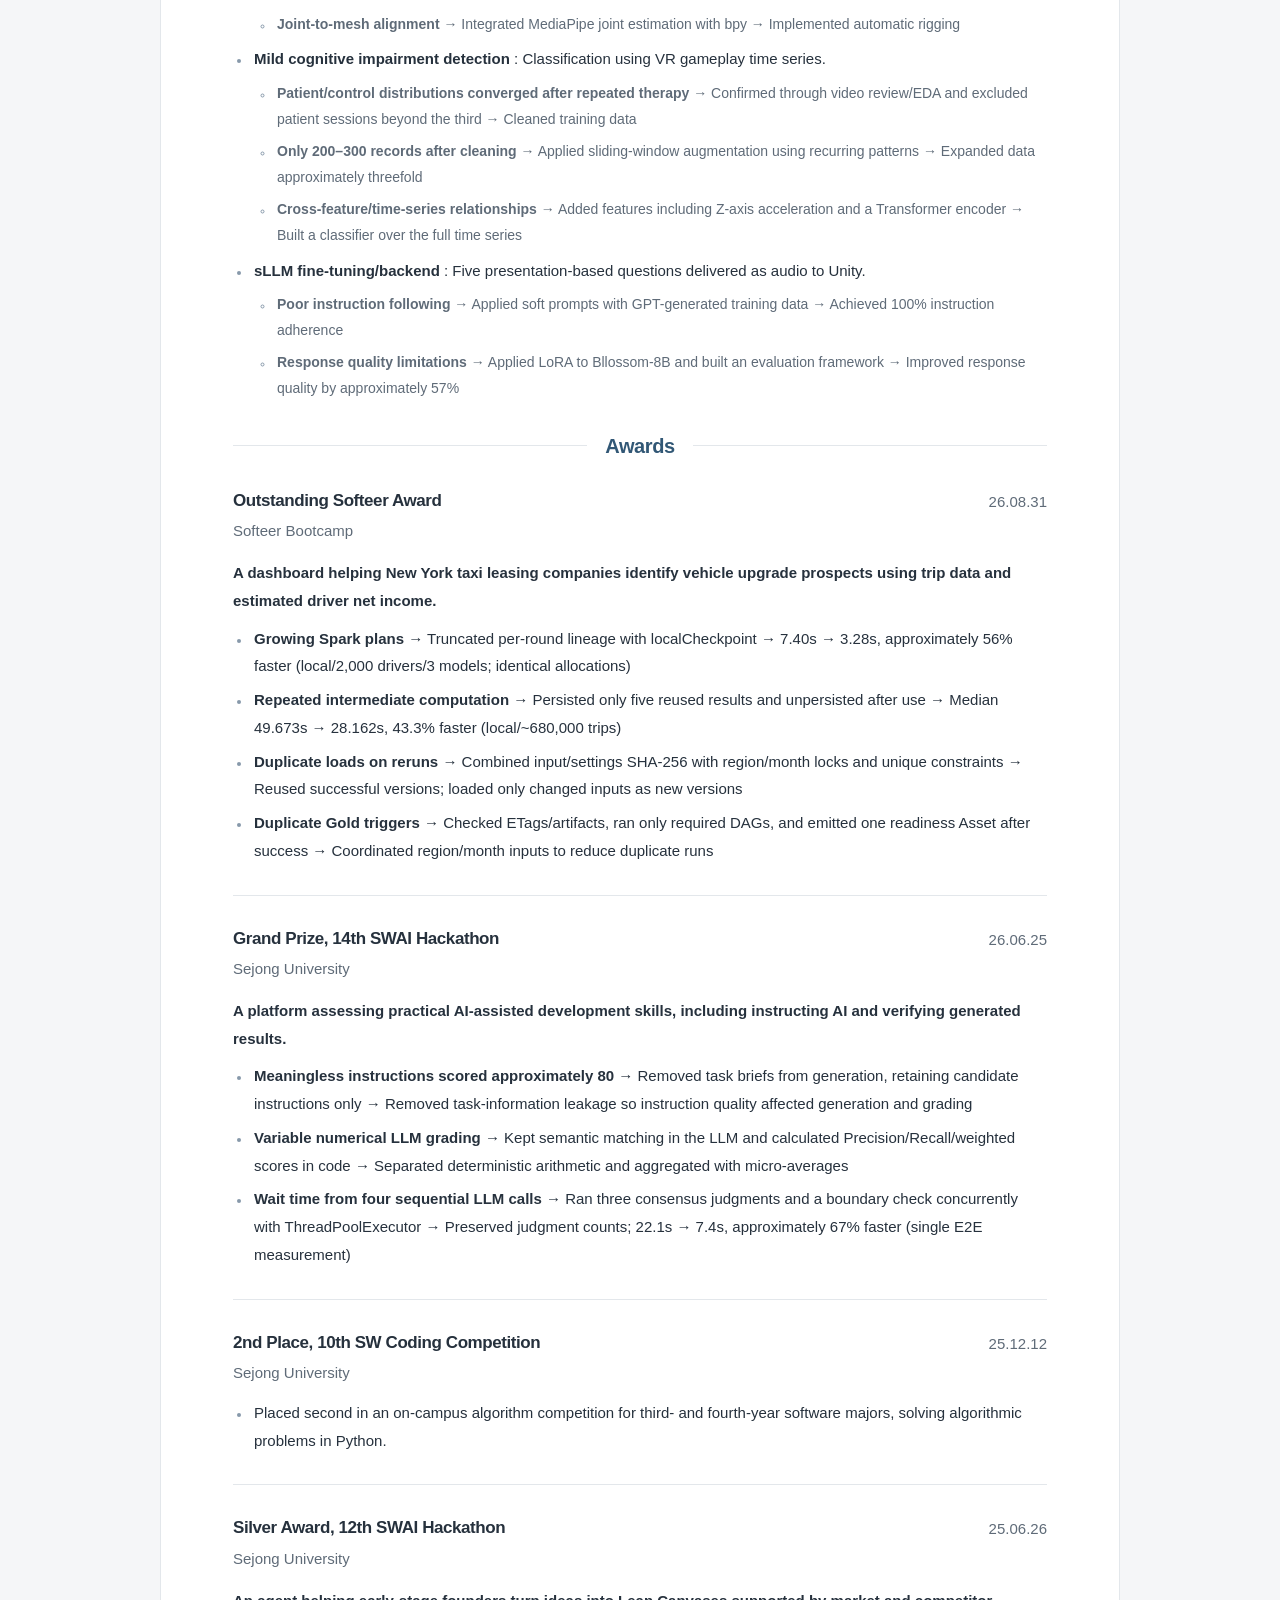
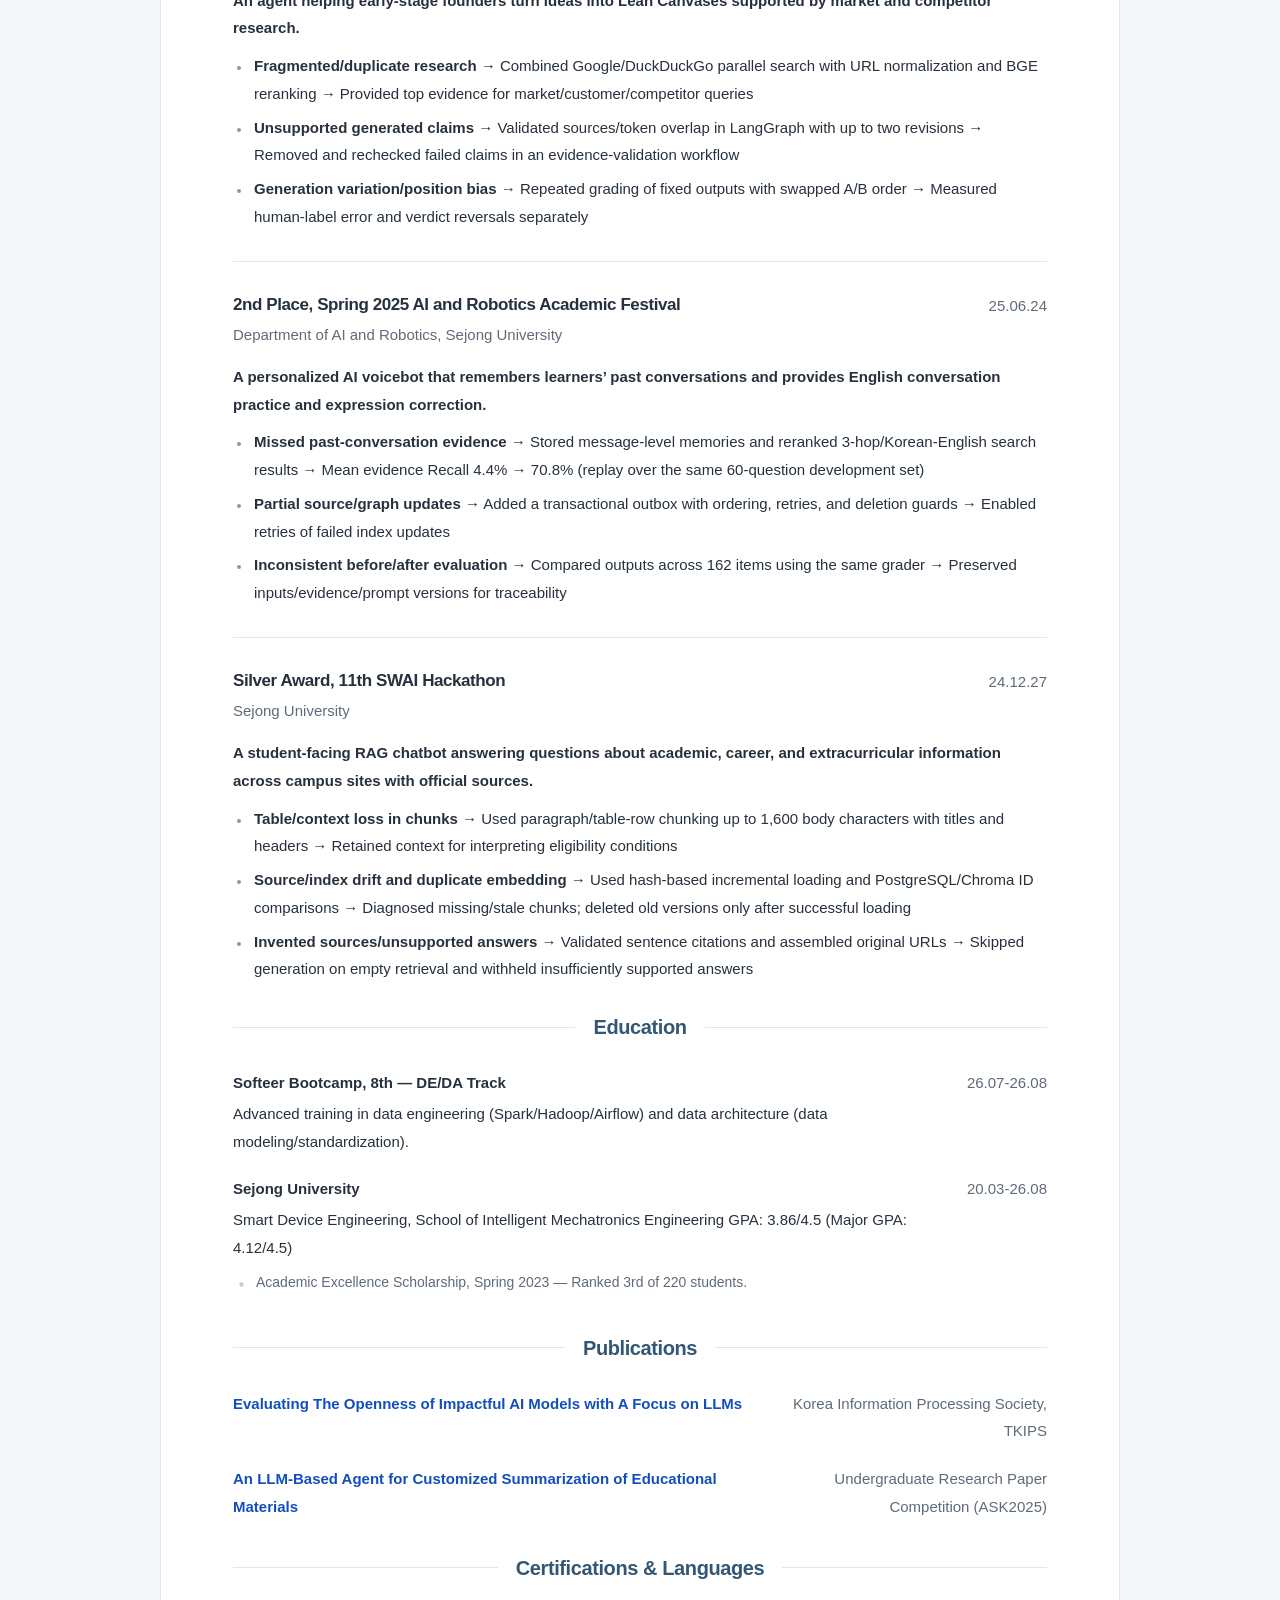
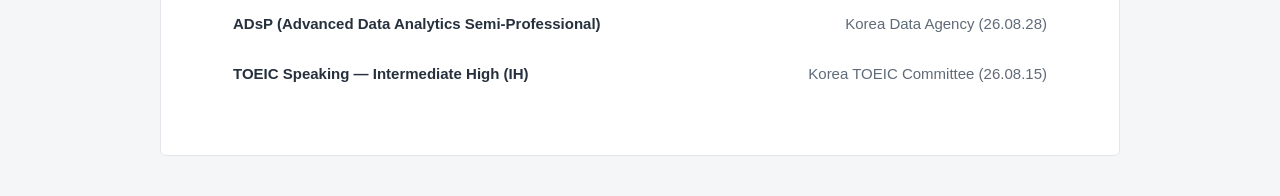
<file: index_en.html>
<!DOCTYPE html>
<html lang="en">
  <head>
    <meta charset="utf-8">
    <meta name="viewport" content="width=device-width, initial-scale=1">
    <title>Kilwon Jeon Resume</title>
    <meta name="description" content="Kilwon Jeon — Developer focused on AI, LLMs, agents, and data engineering.">
    <meta property="og:title" content="Kilwon Jeon Resume">
    <meta property="og:description" content="Kilwon Jeon — Developer focused on AI, LLMs, agents, and data engineering.">
    <meta property="og:type" content="website">
    <link rel="stylesheet" href="./style.css">
  </head>
  <body>
    <main>
      <div class="문서-도구">
        <button type="button" class="PDF-버튼" onclick="window.print()">Save as PDF</button>
      </div>
      <header class="이력서-헤더">
        <div>
          <h1>Kilwon Jeon</h1>
          <p class="소개-문구">
            A developer committed to continuous learning and finding the best solution for each situation rather than seeking an absolute truth.
          </p>
        </div>
        <p class="프로필-요약">
          Building AI, LLM, and agent services as an undergraduate taught me that great products start with a solid data foundation. Building on this experience, I continue to study not only LLMs and agents, but also data engineering and modeling for data processing, loading, and quality management, as well as harness engineering and practical AI use for effective AI-assisted development.
        </p>
        <address class="연락처">
          <span><span>Phone</span><a href="tel:+821098436764">+82 10-9843-6764</a></span><span><span>Email</span><a href="mailto:kilwon.jeon00@gmail.com">kilwon.jeon00@gmail.com</a></span><span><span>Blog</span><a href="https://kingrang-e.tistory.com/">Technical Blog on Tistory</a></span><span><span>Portfolio</span><a href="https://kingrange.github.io/portfolio/">Portfolio Website</a></span>
        </address>
      </header>

      <section>
        <h2>Experience</h2>
        <article class="항목">
          <header class="항목-헤더">
            <div class="항목-표제">
              <h3>FDE Intern</h3>
              <p class="소속">Soulbrain, AI Task Force</p>
            </div>
            <p class="항목-메타정보">
              <span class="기간">26.03 – 26.06</span><span class="위치">Bundang-gu, Gyeonggi-do, South Korea</span>
            </p>
          </header>
          <p><em>Developed AI services and workflow automation for secure internal environments.</em></p>
          <ul>
            <li>Collaborated with stakeholders in corporate support departments, including SCM, Purchasing, and Human Resources, using the following workflow:
              <ul>
                <li>Before development: Documented tacit workflows → created manuals → defined requirements → created use case diagrams.</li>
                <li>During development: Used agile, feature-level iterations to gather feedback and incorporate it incrementally.</li>
              </ul>
            </li>
            <li><strong>AI meeting assistant</strong> : Four-language captions and minutes for multinational executive meetings.
              <ul>
                <li><strong>Caption latency/transcript omissions</strong> → Separated bounded-queue captions from full-recording transcription → Addressed live latency and transcript completeness independently</li>
                <li><strong>External API outages</strong> → Added automatic pyannote/local-LLM fallback → Provided alternative processing and notified users when unavailable</li>
              </ul>
            </li>
            <li><strong>Orecast</strong> : Raw material price analytics and forecasting for purchasing teams.
              <ul>
                <li><strong>Fragmented RPA collection</strong> → Automated four sources with Airflow/Python → Unified ingestion under a material/date/price record format</li>
                <li><strong>Local DB downtime/duplicate replay</strong> → Combined Redis Streams buffering with post-commit ACK and UPSERT → Enabled replay after interruptions without duplicate price rows</li>
              </ul>
            </li>
            <li><strong>SAP2BOM</strong> : Actual BOM calculation from SAP production records for duty drawback claims.
              <ul>
                <li><strong>Multi-level product dependencies</strong> → Automated consumption calculation in topological order → Reduced effort from over 30 to 7 person-days or less</li>
                <li><strong>Excel waits across 200+ BOM downloads</strong> → Separated downloading and process cleanup into threads → Reduced workflow runtime by approximately 82% and RAM usage by over 99%</li>
              </ul>
            </li>
            <li><strong>Job competency assessment CBT</strong> : Internal assessments, automated grading, and competency analytics.
              <ul>
                <li><strong>Cost of full analytics rebuilds</strong> → Applied incremental ETL with watermarks and unique constraints → 11,174ms → 55.2ms, approximately 202× faster (development PC/~20,000 synthetic facts)</li>
                <li><strong>Submission delays from LLM waits</strong> → Moved rubric-based grading to post-submission RQ jobs → Separated answer storage from pending/graded/failed grading states</li>
              </ul>
            </li>
          </ul>
        </article>
        <article class="항목">
          <header class="항목-헤더">
            <div class="항목-표제">
              <h3>AI Research Engineer Intern</h3>
              <p class="소속">WHATsLAB</p>
            </div>
            <p class="항목-메타정보">
              <span class="기간">23.12 - 25.02</span><span class="위치">Seocho-gu, Seoul, South Korea</span>
            </p>
          </header>
          <p>
            <em>Solved problems through a research-driven approach of forming and testing hypotheses.</em>
          </p>
          <ul>
            <li><strong>Single-image 3D generation</strong> : Animatable 3D objects from portrait images.
              <ul>
                <li><strong>Poor rear-view prediction</strong> → Changed front/rear generation ratio from 2:1 to 1:1 → Improved SSIM from 0.65 to 0.74, approximately 14%</li>
                <li><strong>Joint-to-mesh alignment</strong> → Integrated MediaPipe joint estimation with bpy → Implemented automatic rigging</li>
              </ul>
            </li>
            <li><strong>Mild cognitive impairment detection</strong> : Classification using VR gameplay time series.
              <ul>
                <li><strong>Patient/control distributions converged after repeated therapy</strong> → Confirmed through video review/EDA and excluded patient sessions beyond the third → Cleaned training data</li>
                <li><strong>Only 200–300 records after cleaning</strong> → Applied sliding-window augmentation using recurring patterns → Expanded data approximately threefold</li>
                <li><strong>Cross-feature/time-series relationships</strong> → Added features including Z-axis acceleration and a Transformer encoder → Built a classifier over the full time series</li>
              </ul>
            </li>
            <li><strong>sLLM fine-tuning/backend</strong> : Five presentation-based questions delivered as audio to Unity.
              <ul>
                <li><strong>Poor instruction following</strong> → Applied soft prompts with GPT-generated training data → Achieved 100% instruction adherence</li>
                <li><strong>Response quality limitations</strong> → Applied LoRA to Bllossom-8B and built an evaluation framework → Improved response quality by approximately 57%</li>
              </ul>
            </li>
          </ul>
        </article>
      </section>

      <section>
        <h2>Awards</h2>
        <article class="항목">
          <header class="항목-헤더">
            <div class="항목-표제">
              <h3>Outstanding Softeer Award</h3>
              <p class="소속">Softeer Bootcamp</p>
            </div>
            <p class="항목-메타정보">
              <time datetime="2026-08-31">26.08.31</time>
            </p>
          </header>
          <p><strong>A dashboard helping New York taxi leasing companies identify vehicle upgrade prospects using trip data and estimated driver net income.</strong></p>
          <ul>
            <li><strong>Growing Spark plans</strong> → Truncated per-round lineage with localCheckpoint → 7.40s → 3.28s, approximately 56% faster (local/2,000 drivers/3 models; identical allocations)</li>
            <li><strong>Repeated intermediate computation</strong> → Persisted only five reused results and unpersisted after use → Median 49.673s → 28.162s, 43.3% faster (local/~680,000 trips)</li>
            <li><strong>Duplicate loads on reruns</strong> → Combined input/settings SHA-256 with region/month locks and unique constraints → Reused successful versions; loaded only changed inputs as new versions</li>
            <li><strong>Duplicate Gold triggers</strong> → Checked ETags/artifacts, ran only required DAGs, and emitted one readiness Asset after success → Coordinated region/month inputs to reduce duplicate runs</li>
          </ul>
        </article>
        <article class="항목">
          <header class="항목-헤더">
            <div class="항목-표제">
              <h3>Grand Prize, 14th SWAI Hackathon</h3>
              <p class="소속">Sejong University</p>
            </div>
            <p class="항목-메타정보">
              <time datetime="2026-06-25">26.06.25</time>
            </p>
          </header>
          <p><strong>A platform assessing practical AI-assisted development skills, including instructing AI and verifying generated results.</strong></p>
          <ul>
            <li><strong>Meaningless instructions scored approximately 80</strong> → Removed task briefs from generation, retaining candidate instructions only → Removed task-information leakage so instruction quality affected generation and grading</li>
            <li><strong>Variable numerical LLM grading</strong> → Kept semantic matching in the LLM and calculated Precision/Recall/weighted scores in code → Separated deterministic arithmetic and aggregated with micro-averages</li>
            <li><strong>Wait time from four sequential LLM calls</strong> → Ran three consensus judgments and a boundary check concurrently with ThreadPoolExecutor → Preserved judgment counts; 22.1s → 7.4s, approximately 67% faster (single E2E measurement)</li>
          </ul>
        </article>
        <article class="항목">
          <header class="항목-헤더">
            <div class="항목-표제">
              <h3>2nd Place, 10th SW Coding Competition</h3>
              <p class="소속">Sejong University</p>
            </div>
            <p class="항목-메타정보">
              <time datetime="2025-12-12">25.12.12</time>
            </p>
          </header>
          <ul>
            <li>Placed second in an on-campus algorithm competition for third- and fourth-year software majors, solving algorithmic problems in Python.</li>
          </ul>
        </article>
        <article class="항목">
          <header class="항목-헤더">
            <div class="항목-표제">
              <h3>Silver Award, 12th SWAI Hackathon</h3>
              <p class="소속">Sejong University</p>
            </div>
            <p class="항목-메타정보">
              <time datetime="2025-06-26">25.06.26</time>
            </p>
          </header>
          <p><strong>An agent helping early-stage founders turn ideas into Lean Canvases supported by market and competitor research.</strong></p>
          <ul>
            <li><strong>Fragmented/duplicate research</strong> → Combined Google/DuckDuckGo parallel search with URL normalization and BGE reranking → Provided top evidence for market/customer/competitor queries</li>
            <li><strong>Unsupported generated claims</strong> → Validated sources/token overlap in LangGraph with up to two revisions → Removed and rechecked failed claims in an evidence-validation workflow</li>
            <li><strong>Generation variation/position bias</strong> → Repeated grading of fixed outputs with swapped A/B order → Measured human-label error and verdict reversals separately</li>
          </ul>
        </article>
        <article class="항목">
          <header class="항목-헤더">
            <div class="항목-표제">
              <h3>2nd Place, Spring 2025 AI and Robotics Academic Festival</h3>
              <p class="소속">Department of AI and Robotics, Sejong University</p>
            </div>
            <p class="항목-메타정보">
              <time datetime="2025-06-24">25.06.24</time>
            </p>
          </header>
          <p><strong>A personalized AI voicebot that remembers learners’ past conversations and provides English conversation practice and expression correction.</strong></p>
          <ul>
            <li><strong>Missed past-conversation evidence</strong> → Stored message-level memories and reranked 3-hop/Korean-English search results → Mean evidence Recall 4.4% → 70.8% (replay over the same 60-question development set)</li>
            <li><strong>Partial source/graph updates</strong> → Added a transactional outbox with ordering, retries, and deletion guards → Enabled retries of failed index updates</li>
            <li><strong>Inconsistent before/after evaluation</strong> → Compared outputs across 162 items using the same grader → Preserved inputs/evidence/prompt versions for traceability</li>
          </ul>
        </article>
        <article class="항목">
          <header class="항목-헤더">
            <div class="항목-표제">
              <h3>Silver Award, 11th SWAI Hackathon</h3>
              <p class="소속">Sejong University</p>
            </div>
            <p class="항목-메타정보">
              <time datetime="2024-12-27">24.12.27</time>
            </p>
          </header>
          <p><strong>A student-facing RAG chatbot answering questions about academic, career, and extracurricular information across campus sites with official sources.</strong></p>
          <ul>
            <li><strong>Table/context loss in chunks</strong> → Used paragraph/table-row chunking up to 1,600 body characters with titles and headers → Retained context for interpreting eligibility conditions</li>
            <li><strong>Source/index drift and duplicate embedding</strong> → Used hash-based incremental loading and PostgreSQL/Chroma ID comparisons → Diagnosed missing/stale chunks; deleted old versions only after successful loading</li>
            <li><strong>Invented sources/unsupported answers</strong> → Validated sentence citations and assembled original URLs → Skipped generation on empty retrieval and withheld insufficiently supported answers</li>
          </ul>
        </article>
      </section>

      <section>
        <h2>Education</h2>
        <ul>
          <li>
            <div class="항목-행">
              <span><strong>Softeer Bootcamp, 8th — DE/DA Track</strong>Advanced training in data engineering (Spark/Hadoop/Airflow) and data architecture (data modeling/standardization).</span>
              <span class="항목-메타정보"><span class="기간">26.07-26.08</span></span>
            </div>
          </li>
          <li>
            <div class="항목-행">
              <span><strong>Sejong University</strong> Smart Device Engineering, School of Intelligent Mechatronics Engineering
                GPA: 3.86/4.5 (Major GPA: 4.12/4.5)</span>
                     <ul>
                       <li>Academic Excellence Scholarship, Spring 2023 — Ranked 3rd of 220 students.</li>
                     </ul>
              <span class="항목-메타정보"><span class="기간">20.03-26.08</span></span>
            </div>
          </li>
        </ul>
      </section>
       <section>
        <h2>Publications</h2>
        <ul>
          <li>
            <div class="항목-행">
              <span><strong><a href="https://koreascience.or.kr/article/JAKO202519950404862.page">Evaluating The Openness of Impactful AI Models with A Focus on LLMs</a></strong></span>
              <span class="항목-메타정보"><span class="기간">Korea Information Processing Society, TKIPS</span></span>
            </div>
          </li>
          <li>
            <div class="항목-행">
              <span><strong><a href="https://koreascience.kr/article/CFKO202520961205222.pub?&lang=ko&orgId=kips">An LLM-Based Agent for Customized Summarization of Educational Materials</a></strong></span>
              <span class="항목-메타정보"><span class="기간">Undergraduate Research Paper Competition (ASK2025)</span></span>
            </div>
          </li>
        </ul>
      </section>
      <section>
        <h2>Certifications &amp; Languages</h2>
        <ul>
          <li>
            <div class="항목-행">
              <span><strong>ADsP (Advanced Data Analytics Semi-Professional)</strong></span>
              <span class="항목-메타정보"><span class="기간">Korea Data Agency (26.08.28)</span></span>
            </div>
          </li>
          <li>
            <div class="항목-행">
              <span><strong>TOEIC Speaking — Intermediate High (IH)</strong></span>
              <span class="항목-메타정보"><span class="기간">Korea TOEIC Committee (26.08.15)</span></span>
            </div>
          </li>
        </ul>
      </section>
    </main>
</body>
</html>
</file>
<file: style.css>
:root {
  color-scheme: light;
  --ink: #26313d;
  --muted: #5f6b78;
  --accent: #315775;
  --line: #e3e7eb;
}

* {
  box-sizing: border-box;
}

body {
  margin: 0;
  background: #f5f6f8;
  color: var(--ink);
  font-family: -apple-system, BlinkMacSystemFont, "Segoe UI", "Noto Sans KR", sans-serif;
  font-size: 15px;
  line-height: 1.85;
  word-break: keep-all;
  -webkit-font-smoothing: antialiased;
  overflow-wrap: anywhere;
}

main {
  max-width: 960px;
  margin: 40px auto;
  padding: 64px 72px;
  background: #fff;
  border: 1px solid var(--line);
  border-radius: 6px;
}

h1, h2, h3, p, ul {
  margin: 0;
}

a {
  color: #124fba;
  text-decoration: none;
}

a:hover {
  color: #083580;
}

a:focus-visible,
.PDF-버튼:focus-visible {
  outline: 2px solid var(--accent);
  outline-offset: 4px;
  border-radius: 2px;
}

.문서-도구 {
  display: flex;
  justify-content: flex-end;
  margin-bottom: 20px;
}

.PDF-버튼 {
  padding: 8px 14px;
  border: 1px solid var(--line);
  border-radius: 5px;
  background: #fff;
  color: var(--accent);
  font: inherit;
  font-size: 13px;
  font-weight: 600;
  cursor: pointer;
}

.PDF-버튼:hover {
  border-color: var(--accent);
  background: #f5f6f8;
}

.이력서-헤더 {
  padding-bottom: 32px;
}

.프로필 {
  display: grid;
  grid-template-columns: min(25%, 120px) minmax(0, 1fr);
  align-items: start;
  gap: clamp(12px, 3vw, 24px);
}

.프로필-사진 {
  display: block;
  width: 100%;
  height: auto;
}

.프로필 .소개-문구 {
  max-width: none;
}

h1 {
  font-size: 25px;
  line-height: 1.3;
  letter-spacing: -0.04em;
}

h1 span {
  display: inline-block;
  margin-left: 10px;
  color: var(--muted);
  font-size: 21px;
  font-weight: 400;
  letter-spacing: -0.025em;
}

.소개-문구 {
  max-width: 80%;
  margin-top: 5px;
  font-size: 13px;
  font-weight: 300;
  line-height: 1.65;
  letter-spacing: -0.02em;
}

.프로필-요약 {
  max-width: 100%;
  margin-top: 15px;
  font-size: 14px;
  color: var(--muted);
}

.연락처 {
  display: flex;
  flex-wrap: wrap;
  gap: 10px 24px;
  margin-top: 24px;
  font-size: 13px;
  font-style: normal;
}

.연락처 > span {
  display: flex;
  flex-wrap: wrap;
  gap: 10px;
}

.연락처 > span > span {
  color: var(--muted);
}

section {
  padding-top: 0;
}

section + section {
  margin-top: 28px;
}

section:last-child {
  padding-bottom: 0;
}

h2 {
  display: flex;
  align-items: center;
  justify-content: center;
  gap: 18px;
  margin-bottom: 26px;
  color: var(--accent);
  font-size: 20px;
  font-weight: 700;
  line-height: 1.6;
  letter-spacing: -0.02em;
}

h2::before,
h2::after {
  content: "";
  flex: 1;
  height: 1px;
  background: var(--line);
}

.항목 + .항목 {
  margin-top: 30px;
  padding-top: 30px;
  border-top: 1px solid var(--line);
}

.항목-헤더 {
  display: flex;
  align-items: flex-start;
  justify-content: space-between;
  gap: 20px;
  margin-bottom: 12px;
}

.항목-표제 {
  min-width: 0;
}

h3 {
  font-size: 17px;
  font-weight: 700;
  line-height: 1.5;
  letter-spacing: -0.025em;
}

.소속 {
  margin-top: 4px;
  color: var(--muted);
  font-size: 15px;
  font-weight: 500;
}

.항목-메타정보 {
  flex-shrink: 0;
  color: var(--muted);
  font-size: 15px;
  font-variant-numeric: tabular-nums;
  text-align: right;
}

.항목-메타정보 > span {
  display: block;
}

.위치 {
  margin-top: 2px;
}

.항목 > p {
  margin-top: 14px;
}

em {
  font-style: normal;
  font-weight: 500;
}

ul {
  padding-left: 18px;
}

.항목 > ul {
  margin-top: 10px;
}

li {
  padding-left: 3px;
}

li + li {
  margin-top: 6px;
}

li::marker {
  color: #8799aa;
  font-size: 0.8em;
}

ul ul {
  margin-top: 8px;
  margin-bottom: 8px;
  padding-left: 20px;
  color: var(--muted);
  font-size: calc(1em - 1px);
  list-style-type: circle;
}

section > ul {
  padding: 0;
  list-style: none;
}

section > ul > li {
  padding: 0;
}

section > ul > li + li {
  margin-top: 20px;
}

.항목-행 {
  display: grid;
  grid-template-columns: minmax(0, 1fr) fit-content(32%);
  align-items: baseline;
  gap: 6px 24px;
}

.항목-행 > .항목-메타정보 {
  grid-column: 2;
  grid-row: 1;
}

.항목-행 > ul {
  grid-column: 1;
  margin-top: 2px;
  color: var(--muted);
  font-size: calc(1em - 1px);
}

.항목-행 strong {
  display: block;
  margin-bottom: 3px;
  font-weight: 600;
}

@media screen and (max-width: 760px) {
  main {
    margin: 0;
    padding: 36px 24px;
    border: 0;
    border-radius: 0;
  }

  section + section {
    margin-top: 24px;
  }

  h2 {
    margin-bottom: 22px;
  }

  .항목 + .항목 {
    margin-top: 26px;
    padding-top: 26px;
  }

  .연락처 {
    flex-direction: column;
    gap: 8px;
  }

  .연락처 > span > span {
    min-width: 40px;
  }

  .항목-헤더 {
    flex-direction: column;
    gap: 6px;
  }

  .항목-행 {
    grid-template-columns: minmax(0, 1fr);
    gap: 4px;
  }

  .항목-행 > .항목-메타정보 {
    grid-column: 1;
    grid-row: 2;
  }

  .항목-메타정보 {
    display: flex;
    flex-wrap: wrap;
    gap: 12px;
    text-align: left;
  }

  .위치 {
    margin: 0;
  }
}

@media print {
  .문서-도구 {
    display: none;
  }

  @page {
    size: A4;
    margin: 16mm;
  }

  body {
    background: #fff;
    zoom: 0.85;
    -webkit-print-color-adjust: exact;
    print-color-adjust: exact;
  }

  main {
    max-width: none;
    margin: 0;
    padding: 0;
    border: 0;
    border-radius: 0;
  }

  h2, h3, .항목-헤더 {
    break-after: avoid;
  }

  .항목-행, li {
    break-inside: avoid;
  }
}
</file>
